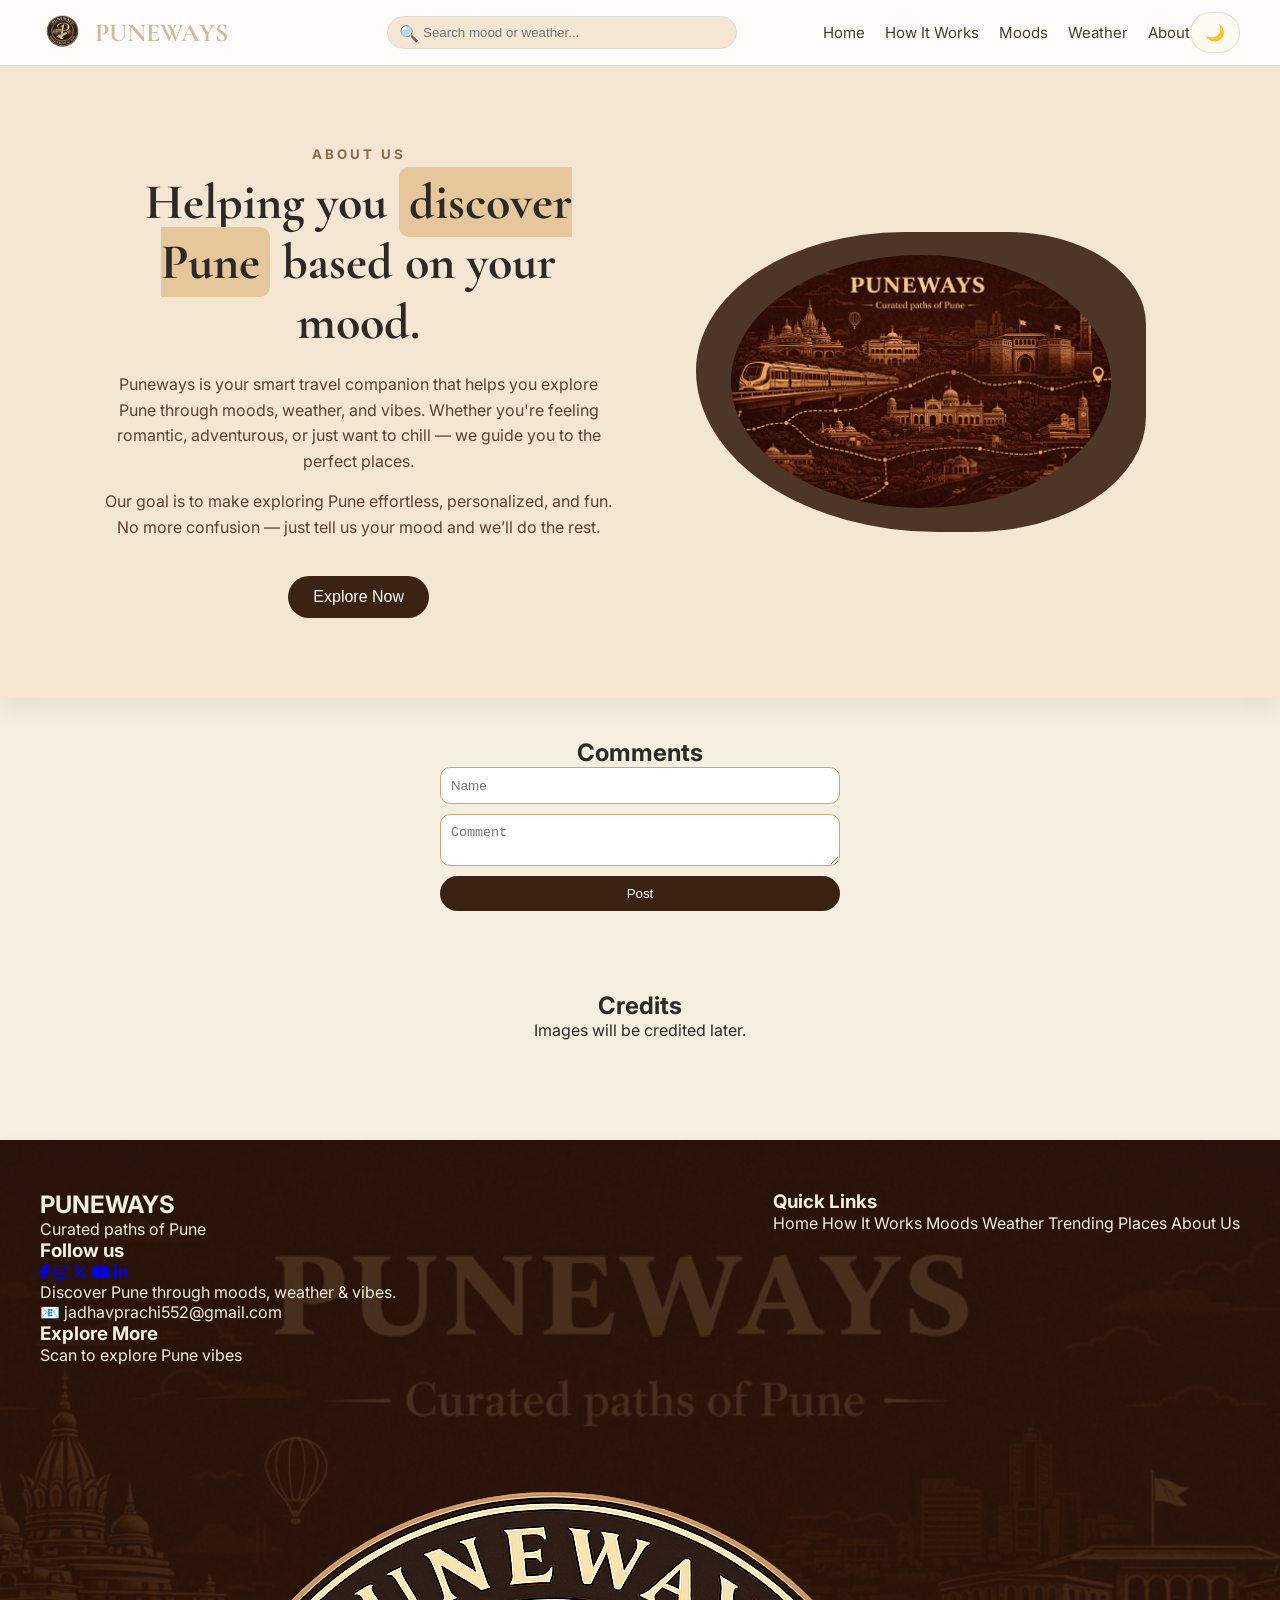
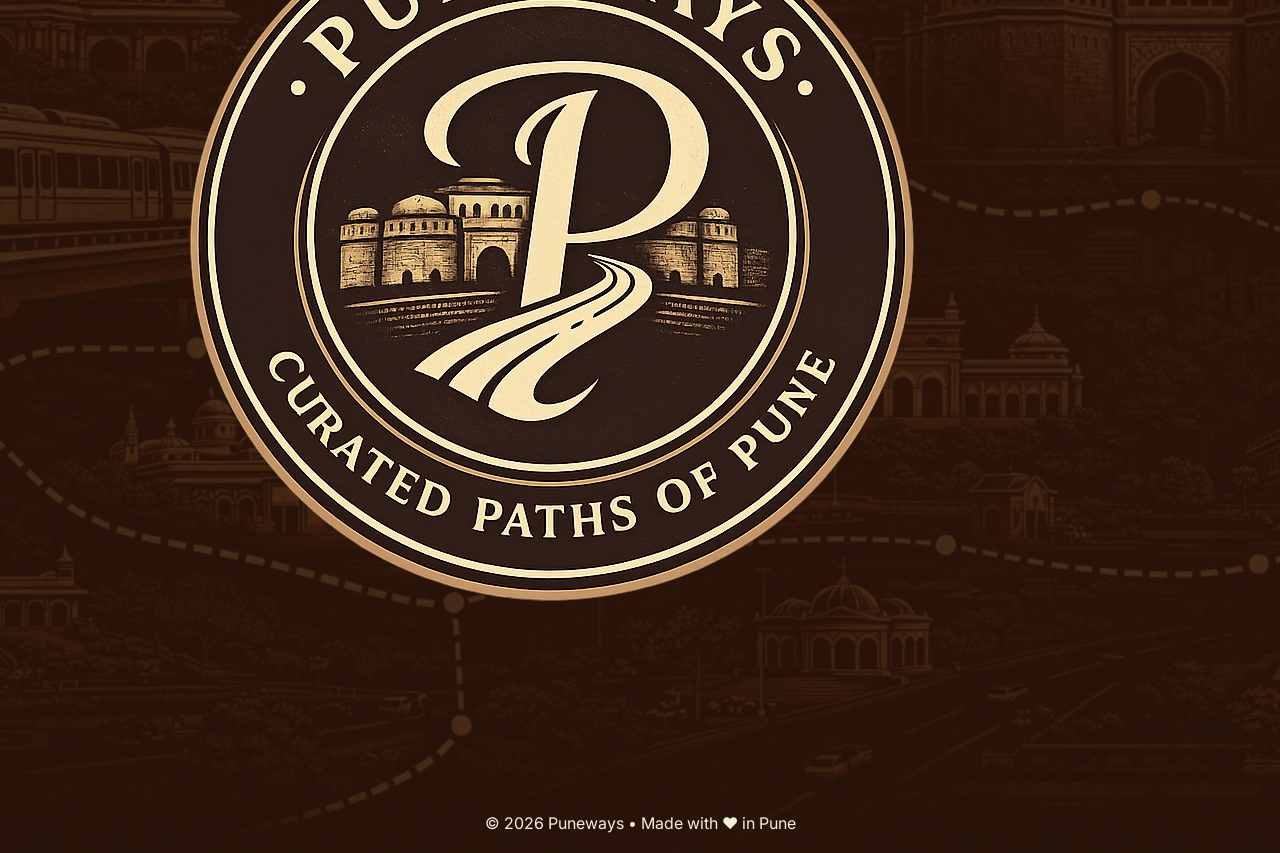
<file: about.html>
<!DOCTYPE html>
<html lang="en">
<head>
<meta charset="UTF-8">
<meta name="viewport" content="width=device-width, initial-scale=1.0">

<title>About Us | Puneways</title>

<link href="https://fonts.googleapis.com/css2?family=Inter&family=Cormorant+Garamond:wght@500&display=swap" rel="stylesheet">
<link rel="stylesheet" href="https://cdnjs.cloudflare.com/ajax/libs/font-awesome/6.5.0/css/all.min.css">

<style>

/* RESET */
*{margin:0;padding:0;box-sizing:border-box;}

body{
  font-family:'Inter',sans-serif;
  background:#f5e6d3;
  color:#3b2314;
}

/* ===== NAVBAR (EXACT COPY) ===== */
header {
  background: #3b2314;
  border-bottom: 1px solid #e2dcd0;
}

.navbar {
  display: flex;
  align-items: center;
  justify-content: space-between;
  padding: 6px 40px;
  height: 65px;
}

.logo-container {
  flex: 1;
  display: flex;
  align-items: center;
  gap: 10px;
}

.nav-logo { height: 45px; }

.logo-text {
  font-family: 'Cormorant Garamond';
  font-size: 26px;
  color: #d0bb9e;
}

/* SEARCH */
.search-box {
  flex: 2;
  display: flex;
  justify-content: center;
  position: relative;
}

.search-wrapper {
  position: relative;
}

.search-icon {
  position: absolute;
  left: 12px;
  top: 50%;
  transform: translateY(-50%);
}

.search-wrapper input {
  width: 350px;
  padding: 8px 18px 8px 35px;
  border-radius: 30px;
  border: 1px solid #d2b48c;
  background: #f5e6d3;
}

/* DROPDOWN */
.suggestions {
  position: absolute;
  top: 45px;
  width: 350px;
  background: #f5e6d3;
  border: 1px solid #d2b48c;
  border-radius: 10px;
  display: none;
  z-index: 1000;
}

.suggestions div {
  padding: 10px;
  cursor: pointer;
}

.suggestions div:hover {
  background: #e6c79c;
}

/* NAV LINKS */
.nav-links {
  flex: 1;
  display: flex;
  justify-content: flex-end;
  gap: 20px;
  white-space: nowrap;
}

.nav-links a {
  color: #d0bb9e;
  text-decoration: none;
  font-size: 15px;
}

/* ===== HERO ===== */
.about-hero{
  text-align:center;
  padding:60px 20px;
}

.about-hero h1{
  font-size:42px;
  font-family:'Cormorant Garamond';
}

/* ===== ABOUT ===== */
.about-section{
  display:flex;
  gap:40px;
  padding:40px;
  align-items:center;
}

.about-img{
  width:50%;
  border-radius:20px;
}

.about-text{
  width:50%;
}

/* ===== FEATURES ===== */
.features{
  display:flex;
  justify-content:center;
  gap:25px;
  padding:30px;
}

.card{
  background:#e6c79c;
  padding:20px;
  border-radius:15px;
  width:200px;
  text-align:center;
}

/* ===== COMMENTS ===== */
.comments-section{
  padding:40px;
  text-align:center;
}

#commentForm{
  display:flex;
  flex-direction:column;
  gap:10px;
  max-width:400px;
  margin:auto;
}

#commentForm input,
#commentForm textarea{
  padding:10px;
  border-radius:10px;
  border:1px solid #caa472;
}

#commentForm button{
  background:#3b2314;
  color:white;
  border:none;
  padding:10px;
  border-radius:20px;
  cursor:pointer;
}

.comment-box{
  background:#e6c79c;
  padding:10px;
  border-radius:10px;
  margin:10px auto;
  max-width:400px;
}

/* ===== CREDITS ===== */
.credits{
  padding:40px;
  text-align:center;
}

/* ===== FOOTER (EXACT COPY) ===== */
.footer {
  margin-top: 60px;
  background: url("pune-bg.jpeg") center/cover no-repeat;
  color: #f5efdf;
  position: relative;
}

.footer-overlay {
  background: rgba(40, 20, 10, 0.85);
  padding: 50px 40px 20px;
}

.footer-content {
  display: flex;
  justify-content: space-between;
  flex-wrap: wrap;
}

.footer-links a {
  color: #f5efdf;
  text-decoration: none;
}

.footer-bottom {
  text-align: center;
  margin-top: 20px;
}
/* ABOUT SECTION */
.about-hero{
  padding: 80px 8%;
  background:#f5e6d3;
}

.about-container{
  display:flex;
  align-items:center;
  justify-content:space-between;
  gap:50px;
}

/* LEFT */
.about-text{
  flex:1;
}

.about-text h5{
  letter-spacing:3px;
  color:#8a6a4f;
  margin-bottom:10px;
}

.about-text h1{
  font-size:50px;
  line-height:1.2;
  margin-bottom:20px;
}

.about-text h1 span{
  background:#e6c79c;
  padding:5px 10px;
  border-radius:10px;
}

.about-text p{
  color:#5c4033;
  margin-bottom:15px;
  line-height:1.6;
}

.about-text button{
  margin-top:20px;
  padding:12px 25px;
  border:none;
  background:#3b2314;
  color:white;
  border-radius:30px;
  cursor:pointer;
  font-size:16px;
  transition:0.3s;
}

.about-text button:hover{
  background:#5c4033;
}

/* RIGHT IMAGE */
.about-image{
  flex:1;
  position:relative;
  display:flex;
  justify-content:center;
  align-items:center;
}

.about-image img{
  width:380px;
  border-radius:50%;
  position:relative;
  z-index:2;
}

/* background shape */
.shape-bg{
  position:absolute;
  width:450px;
  height:300px;
  background:#3b2314;
  border-radius:60% 40% 50% 70%;
  z-index:1;
  opacity:0.9;
}

/* RESPONSIVE */
@media(max-width:900px){
  .about-container{
    flex-direction:column;
    text-align:center;
  }

  .about-text h1{
    font-size:35px;
  }

  .about-image img{
    width:280px;
  }

  .shape-bg{
    width:400px;
    height:300px;
  }
}
</style>
<link rel="stylesheet" href="theme.css">
</head>

<body>

<!-- ===== HEADER ===== -->
<header>
  <div class="navbar">

    <div class="logo-container">
       <img src="logo.png" class="nav-logo">
       <span class="logo-text"><b>PUNEWAYS</b></span>
    </div>

    <div class="search-box">
      <div class="search-wrapper">
        <span class="search-icon">🔍</span>

        <input type="text" id="searchInput"
          placeholder="Search mood or weather..."
          onfocus="showSuggestions()"
          onkeyup="filterSuggestions()">
      </div>

      <div class="suggestions" id="suggestionsBox">
        <div onclick="selectOption('romantic')">🌇 Romantic</div>
        <div onclick="selectOption('chill')">☕ Chill</div>
        <div onclick="selectOption('rainy')">🌧️ Rainy</div>
        <div onclick="selectOption('adventure')">⛰️ Adventure</div>
        <div onclick="selectOption('happy')">🎉 Happy</div>
        <div onclick="selectOption('peaceful')">🌿 Peaceful</div>
      </div>
    </div>

    <div class="nav-links">
      <a href="index.html">Home</a>
      <a href="How_It_Works.html">How It Works</a>
      <a href="Mood.html">Moods</a>
      <a href="Weather.html">Weather</a>
      <a href="about.html">About</a>
    </div>
    <button id="themeToggle" class="theme-toggle" aria-label="Toggle dark mode">🌙</button>

  </div>
</header>
<!-- ===== HERO ===== -->
<section class="about-hero">

  <div class="about-container">

    <!-- LEFT TEXT -->
    <div class="about-text">
      <h5>ABOUT US</h5>

      <h1>
        Helping you <span>discover Pune</span> 
        based on your mood.
      </h1>

      <p>
        Puneways is your smart travel companion that helps you explore Pune
        through moods, weather, and vibes. Whether you're feeling romantic,
        adventurous, or just want to chill — we guide you to the perfect places.
      </p>

      <p>
        Our goal is to make exploring Pune effortless, personalized, and fun.
        No more confusion — just tell us your mood and we’ll do the rest.
      </p>

      <button onclick="window.location.href='index.html#searchInput'">
        Explore Now
      </button>
    </div>


    <!-- RIGHT IMAGE DESIGN -->
    <div class="about-image">

      <div class="shape-bg"></div>

      <img src="pune-bg.jpeg" alt="About Pune">

    </div>

  </div>

</section>
<!-- COMMENTS -->
<section class="comments-section">
<h2>Comments</h2>
<form id="commentForm">
<input id="name" placeholder="Name">
<textarea id="comment" placeholder="Comment"></textarea>
<button>Post</button>
</form>
<div id="commentList"></div>
</section>

<!-- CREDITS -->
<section class="credits">
<h2>Credits</h2>
<p>Images will be credited later.</p>
</section>

<!-- ===== FOOTER ===== -->
<footer class="footer">

  <div class="footer-overlay">

    <div class="footer-content">

      <div class="footer-left">
        <h2>PUNEWAYS</h2>
        <p>Curated paths of Pune</p>

        <h3>Follow us</h3>

        <div class="socials">
          <a href="#"><i class="fab fa-facebook-f"></i></a>
          <a href="#"><i class="fab fa-instagram"></i></a>
          <a href="#"><i class="fab fa-x-twitter"></i></a>
          <a href="#"><i class="fab fa-youtube"></i></a>
          <a href="#"><i class="fab fa-linkedin-in"></i></a>
        </div>

        <p class="footer-desc">
          Discover Pune through moods, weather & vibes.
        </p>

        <p class="footer-email">
          📧 jadhavprachi552@gmail.com
        </p>
      </div>

      <div class="footer-links">
        <h3>Quick Links</h3>
        <a href="#">Home</a>
        <a href="#">How It Works</a>
        <a href="#">Moods</a>
        <a href="#">Weather</a>
        <a href="#">Trending Places</a>
        <a href="#">About Us</a>
      </div>

      <div class="footer-right">
        <h3>Explore More</h3>
        <p>Scan to explore Pune vibes</p>

        <div class="qr-box">
          <img src="logo.png">
        </div>
      </div>

    </div>

    <div class="footer-bottom">
      <p>© 2026 Puneways • Made with ❤️ in Pune</p>
    </div>

  </div>

</footer>

<!-- JS -->
<script>
function showSuggestions(){
  document.getElementById("suggestionsBox").style.display="block";
}
function filterSuggestions(){
  let input=document.getElementById("searchInput").value.toLowerCase();
  let items=document.querySelectorAll("#suggestionsBox div");
  items.forEach(i=>{
    i.style.display=i.innerText.toLowerCase().includes(input)?"block":"none";
  });
}
function selectOption(v){
  document.getElementById("searchInput").value=v;
  document.getElementById("suggestionsBox").style.display="none";
}

document.getElementById("commentForm").addEventListener("submit",function(e){
  e.preventDefault();
  let name=document.getElementById("name").value;
  let comment=document.getElementById("comment").value;

  let div=document.createElement("div");
  div.className="comment-box";
  div.innerHTML="<b>"+name+"</b><p>"+comment+"</p>";

  document.getElementById("commentList").prepend(div);
});
</script>
<script src="theme.js"></script>

</body>
</html>
</file>
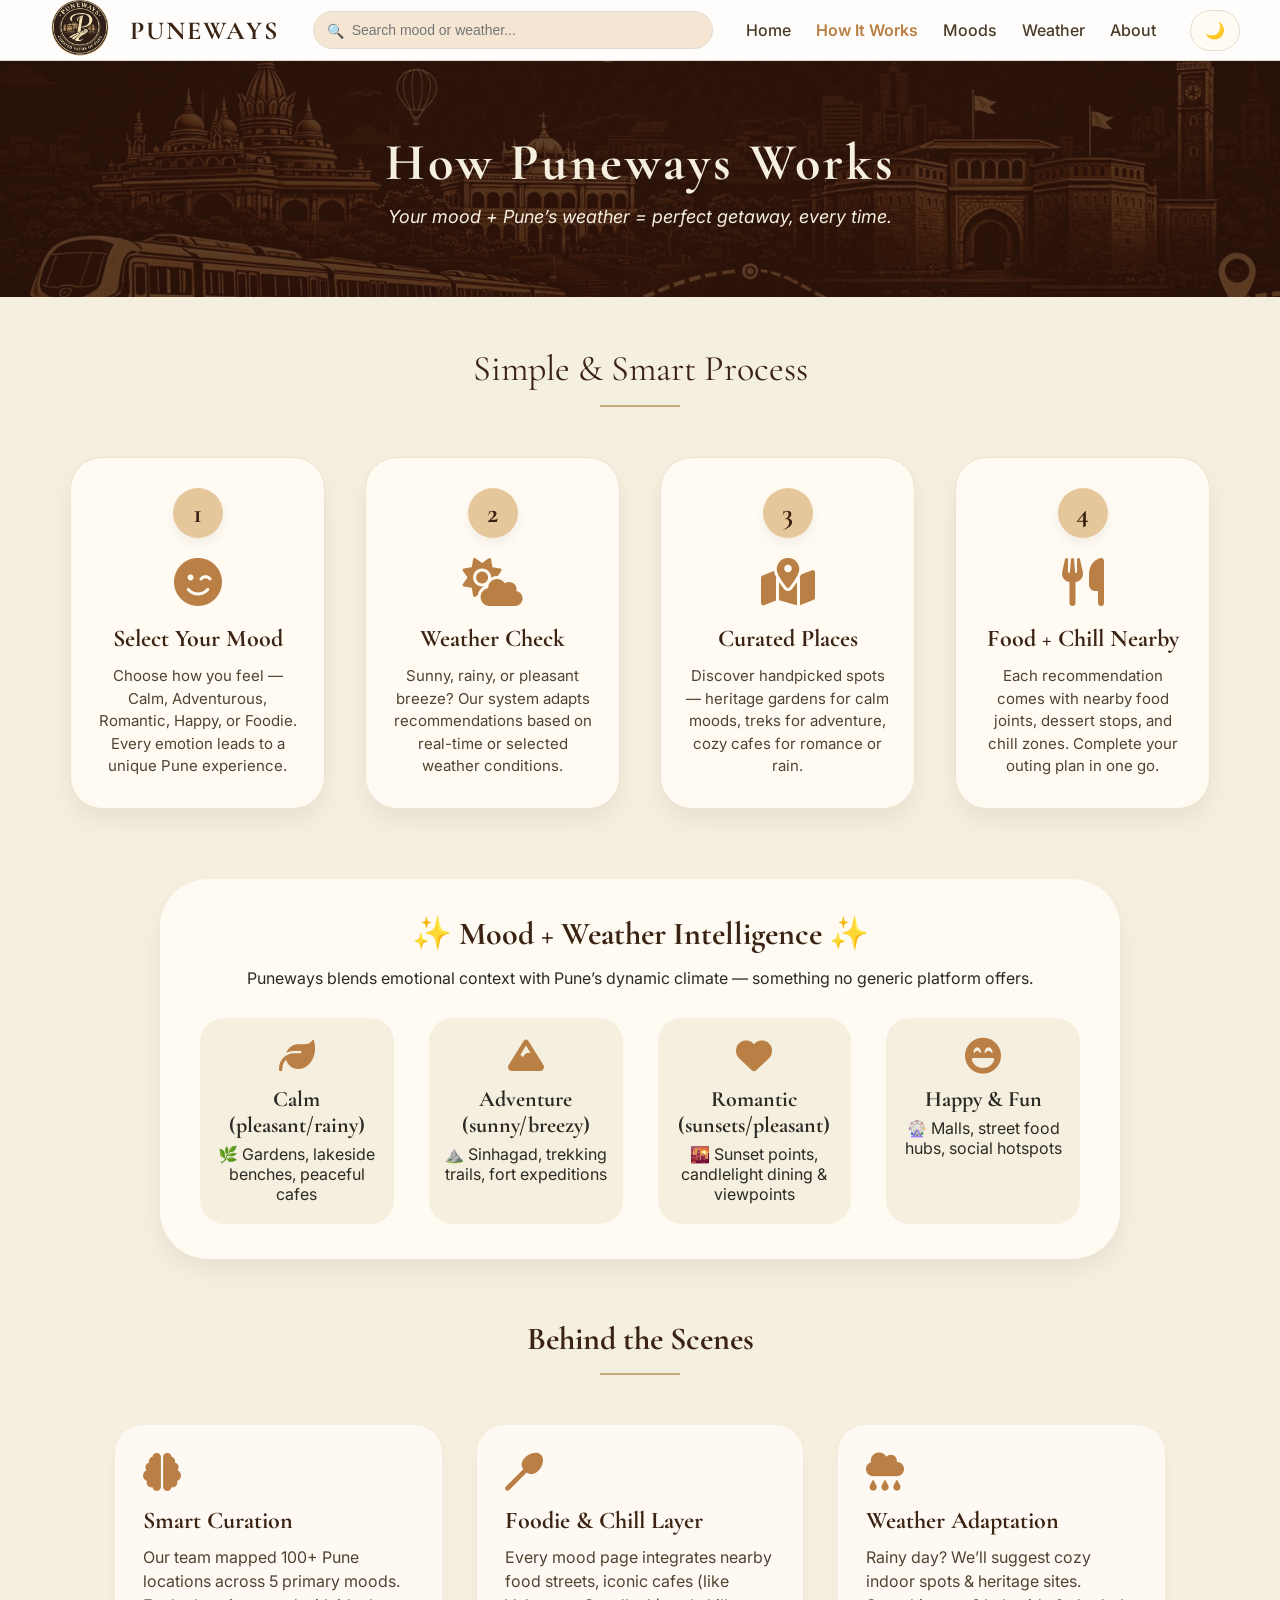
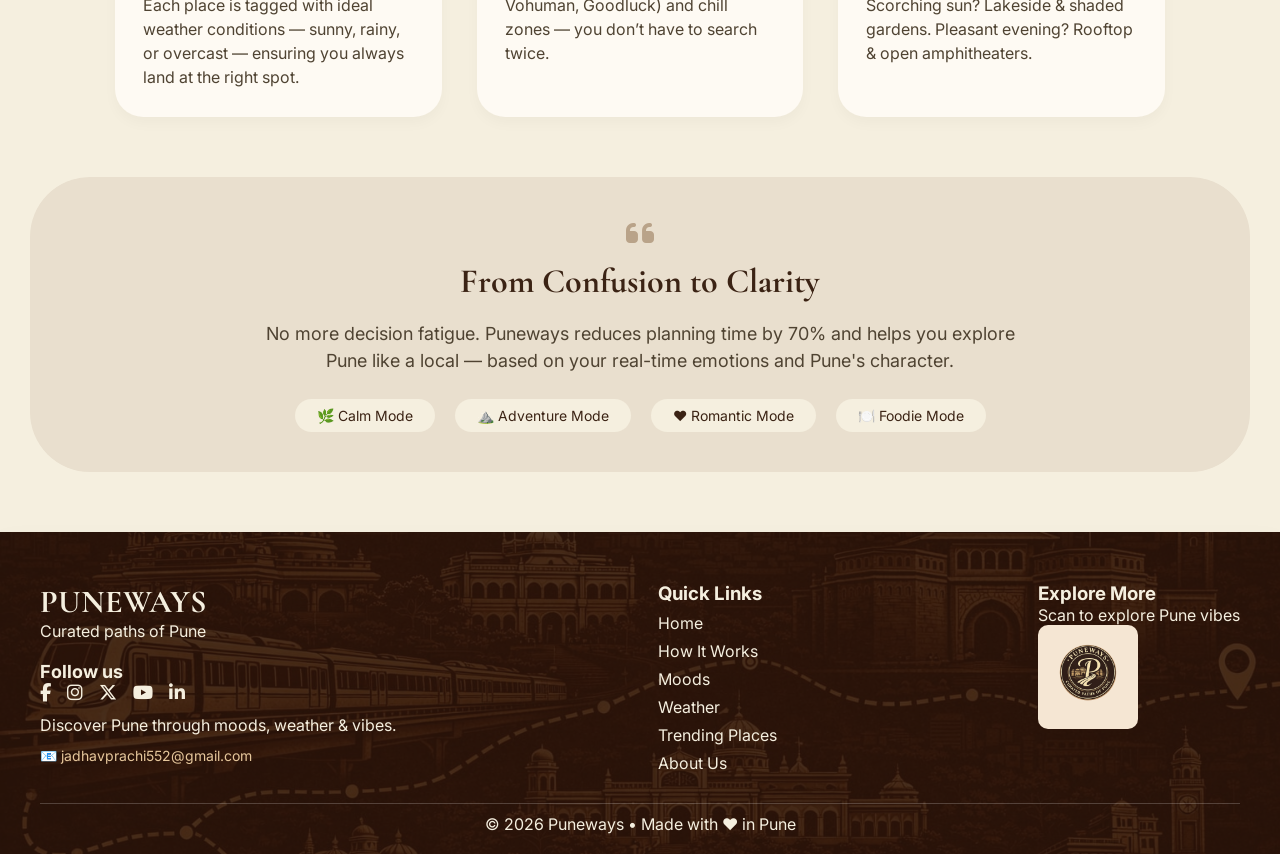
<file: How_It_Works.html>
<!DOCTYPE html>
<html lang="en">
<head>
  <meta charset="UTF-8">
  <meta name="viewport" content="width=device-width, initial-scale=1.0">
  <title>Puneways - How It Works</title>

  <!-- Google Fonts & Font Awesome -->
  <link href="https://fonts.googleapis.com/css2?family=Inter&family=Cormorant+Garamond:wght@500;600;700&display=swap" rel="stylesheet">
  <link rel="stylesheet" href="https://cdnjs.cloudflare.com/ajax/libs/font-awesome/6.5.0/css/all.min.css">
  
  <style>
    /* ---------- RESET & GLOBAL (identical to homepage) ---------- */
    * {
      margin: 0;
      padding: 0;
      box-sizing: border-box;
    }

    body {
      background: #f5efdf;
      font-family: 'Inter', sans-serif;
      color: #2c2a24;
    }

    /* NAVBAR - exactly matching */
    header {
      background: #ffffffdd;
      backdrop-filter: blur(10px);
      border-bottom: 1px solid #e2dcd0;
    }

    .navbar {
      display: flex;
      align-items: center;
      justify-content: space-between;
      padding: 0 40px;
      height: 60px;
    }

    .logo-container {
      display: flex;
      align-items: center;
      gap: 10px;
    }

    .nav-logo {
      height: 80px;
    }

    .logo-text {
      font-family: 'Cormorant Garamond';
      font-size: 26px;
      letter-spacing: 2px;
      color: #3b2314;
    }

    /* SEARCH */
    .search-box {
      position: relative;
    }

    .search-wrapper {
      position: relative;
    }

    .search-icon {
      position: absolute;
      left: 14px;
      top: 50%;
      transform: translateY(-50%);
      font-size: 14px;
      color: #e6cbae;
    }

    .search-wrapper input {
      width: 400px;
      padding: 10px 18px 10px 38px;
      border-radius: 30px;
      border: 1px solid #d2b48c;
      background: #f5e6d3;
      outline: none;
      color: #3b2314;
      font-size: 14px;
      transition: 0.3s;
    }

    .search-wrapper input:focus {
      border-color: #3b2314;
      box-shadow: 0 0 10px rgba(59,35,20,0.25);
    }

    .suggestions {
      position: absolute;
      top: 45px;
      width: 100%;
      background: #f5e6d3;
      border-radius: 12px;
      box-shadow: 0 10px 25px rgba(0,0,0,0.15);
      display: none;
      overflow: hidden;
      z-index: 100;
    }

    .suggestions div {
      padding: 10px;
      cursor: pointer;
    }

    .suggestions div:hover {
      background: #e6c79c;
    }

    .nav-links {
      display: flex;
      gap: 25px;
    }

    .nav-links a {
      text-decoration: none;
      color: #4a3b28;
      font-weight: 500;
      transition: 0.2s;
    }

    .nav-links a:hover {
      color: #b97f44;
    }

    /* HERO (smaller variant for inner page) */
    .page-hero {
      background: linear-gradient(rgba(40,20,10,0.75), rgba(40,20,10,0.75)), url("pune-bg.jpeg");
      background-size: cover;
      background-position: center 30%;
      padding: 70px 20px;
      text-align: center;
      color: #f5efdf;
    }

    .page-hero h1 {
      font-size: 52px;
      font-family: 'Cormorant Garamond', serif;
      letter-spacing: 3px;
    }

    .page-hero p {
      font-size: 18px;
      margin-top: 12px;
      font-style: italic;
    }

    /* SECTION STYLES */
    .section-title {
      text-align: center;
      font-size: 36px;
      margin: 50px 0 15px;
      color: #3b2314;
      font-family: 'Cormorant Garamond', serif;
    }

    .section-line {
      width: 80px;
      height: 2px;
      background: #c8a97e;
      margin: 0 auto 50px;
    }

    /* steps container */
    .steps-container {
      max-width: 1200px;
      margin: 0 auto 70px;
      padding: 0 30px;
      display: flex;
      flex-wrap: wrap;
      justify-content: center;
      gap: 40px;
    }

    .step-card {
      background: #fffaf2;
      border-radius: 32px;
      box-shadow: 0 15px 30px rgba(0, 0, 0, 0.05);
      padding: 30px 25px;
      flex: 1;
      min-width: 240px;
      max-width: 280px;
      text-align: center;
      transition: all 0.3s ease;
      border: 1px solid #ede3d1;
    }

    .step-card:hover {
      transform: translateY(-8px);
      box-shadow: 0 20px 35px rgba(59, 35, 20, 0.12);
      border-color: #dbbc94;
    }

    .step-number {
      background: #e6c79c;
      width: 50px;
      height: 50px;
      display: flex;
      align-items: center;
      justify-content: center;
      border-radius: 60px;
      font-size: 28px;
      font-weight: bold;
      font-family: 'Cormorant Garamond', serif;
      color: #3b2314;
      margin: 0 auto 20px;
      box-shadow: 0 6px 12px rgba(0,0,0,0.05);
    }

    .step-card i {
      font-size: 48px;
      color: #b97f44;
      margin-bottom: 18px;
    }

    .step-card h3 {
      font-family: 'Cormorant Garamond', serif;
      font-size: 24px;
      margin-bottom: 12px;
      color: #3b2314;
    }

    .step-card p {
      font-size: 15px;
      line-height: 1.5;
      color: #4f4332;
    }

    /* info highlight */
    .insight-box {
      background: #e9dfce;
      border-radius: 48px;
      max-width: 960px;
      margin: 40px auto 60px;
      padding: 35px 40px;
      text-align: center;
      box-shadow: inset 0 1px 2px rgba(255,255,255,0.8), 0 8px 20px rgba(0,0,0,0.05);
    }

    .insight-box h2 {
      font-family: 'Cormorant Garamond', serif;
      font-size: 32px;
      color: #3b2314;
      margin-bottom: 15px;
    }

    .insight-grid {
      display: flex;
      flex-wrap: wrap;
      justify-content: center;
      gap: 35px;
      margin-top: 30px;
    }

    .insight-item {
      flex: 1;
      min-width: 180px;
      background: #f5efdf;
      border-radius: 24px;
      padding: 20px 10px;
    }

    .insight-item i {
      font-size: 36px;
      color: #b97f44;
      margin-bottom: 12px;
    }

    .insight-item h4 {
      font-size: 22px;
      font-family: 'Cormorant Garamond';
      margin-bottom: 6px;
    }

    /* Behind the Scenes Cards */
    .behind-scenes-card {
      flex: 1;
      min-width: 250px;
      background: #fefaf3;
      border-radius: 28px;
      padding: 28px;
      box-shadow: 0 6px 14px rgba(0, 0, 0, 0.03);
    }

    .behind-scenes-card i {
      font-size: 38px;
      color: #b97f44;
      margin-bottom: 15px;
      display: inline-block;
    }

    .behind-scenes-card h3 {
      font-family: 'Cormorant Garamond';
      font-size: 24px;
      color: #3b2314;
    }

    .behind-scenes-card p {
      margin-top: 10px;
      color: #4f4332;
      line-height: 1.5;
    }

    /* From Confusion to Clarity Section */
    .clarity-section {
      background: #e9dfce;
      margin: 30px 30px 50px;
      border-radius: 60px;
      padding: 40px 30px;
      text-align: center;
    }

    .clarity-section h2 {
      font-family: 'Cormorant Garamond';
      font-size: 34px;
      color: #3b2314;
      margin: 12px 0 18px;
    }

    .clarity-section p {
      max-width: 750px;
      margin: 0 auto 20px;
      font-size: 18px;
      line-height: 1.5;
      color: #4f4332;
    }

    .clarity-tags {
      display: flex;
      justify-content: center;
      gap: 20px;
      flex-wrap: wrap;
      margin-top: 25px;
    }

    .clarity-tags span {
      background: #f5efdf;
      padding: 8px 22px;
      border-radius: 40px;
      color: #3b2314;
      font-size: 14px;
    }

    .clarity-section i {
      font-size: 32px;
      color: #8b6946;
      opacity: 0.5;
    }

    /* FOOTER identical styling (same as homepage) */
    .footer {
      margin-top: 60px;
      background: url("pune-bg.jpeg") center/cover no-repeat;
      color: #f5efdf;
      position: relative;
    }

    .footer-overlay {
      background: rgba(40, 20, 10, 0.85);
      padding: 50px 40px 20px;
    }

    .footer-content {
      display: flex;
      justify-content: space-between;
      flex-wrap: wrap;
      gap: 40px;
    }

    .footer-left h2 {
      font-family: 'Cormorant Garamond';
      font-size: 32px;
    }

    .footer-left h3 {
      margin-top: 20px;
      font-size: 18px;
    }

    .socials a {
      display: inline-block;
      margin-right: 12px;
      font-size: 18px;
      color: #f5efdf;
      transition: 0.3s;
    }

    .socials a:hover {
      color: #e6c79c;
      transform: scale(1.1);
    }

    .footer-email {
      margin-top: 12px;
      font-size: 14px;
      color: #e6c79c;
    }

    .footer-links {
      display: flex;
      flex-direction: column;
      gap: 8px;
    }

    .footer-links a {
      text-decoration: none;
      color: #f5efdf;
    }

    .footer-links a:hover {
      color: #e6c79c;
    }

    .qr-box {
      background: #f5e6d3;
      padding: 10px;
      border-radius: 10px;
      width: 100px;
    }

    .qr-box img {
      width: 100%;
    }

    .footer-bottom {
      border-top: 1px solid rgba(255,255,255,0.2);
      margin-top: 30px;
      padding-top: 10px;
      text-align: center;
    }

    @media (max-width: 800px) {
      .navbar {
        flex-wrap: wrap;
        height: auto;
        padding: 12px 20px;
        gap: 12px;
      }
      .search-wrapper input {
        width: 260px;
      }
      .steps-container {
        padding: 0 20px;
      }
      .insight-box {
        margin: 30px 20px;
        padding: 25px;
      }
    }
  </style>
<link rel="stylesheet" href="theme.css">
</head>
<body>

<header>
  <div class="navbar">
    <!-- LOGO -->
    <div class="logo-container">
      <img src="logo.png" class="nav-logo" alt="Puneways logo">
      <span class="logo-text"><b>PUNEWAYS</b></span>
    </div>

    <!-- SEARCH (functional like original) -->
    <div class="search-box">
      <div class="search-wrapper">
        <span class="search-icon">🔍</span>
        <input type="text" id="searchInput" placeholder="Search mood or weather..." onfocus="showSuggestions()" onkeyup="filterSuggestions()">
      </div>
      <div class="suggestions" id="suggestionsBox">
        <div onclick="selectOption('romantic')">🌇 Romantic</div>
        <div onclick="selectOption('chill')">☕ Chill</div>
        <div onclick="selectOption('rainy')">🌧️ Rainy</div>
        <div onclick="selectOption('adventure')">⛰️ Adventure</div>
        <div onclick="selectOption('happy')">🎉 Happy</div>
        <div onclick="selectOption('peaceful')">🌿 Peaceful</div>
      </div>
    </div>

    <!-- NAV LINKS (active "How It Works" subtle highlight) -->
    <div class="nav-links">
      <a href="index.html">Home</a>
      <a href="How_It_Works.html" style="color:#b97f44; font-weight:600;">How It Works</a>
      <a href="Mood.html">Moods</a>
      <a href="Weather.html">Weather</a>
      <a href="about.html">About</a>
    </div>
    <button id="themeToggle" class="theme-toggle" aria-label="Toggle dark mode">🌙</button>
  </div>
</header>

<!-- Hero section for How It Works -->
<section class="page-hero">
  <h1>How Puneways Works</h1>
  <p>Your mood + Pune’s weather = perfect getaway, every time.</p>
</section>

<!-- MAIN CONTENT: STEP-BY-STEP EXPLANATION -->
<div class="section-title">Simple & Smart Process</div>
<div class="section-line"></div>

<div class="steps-container">
  <div class="step-card">
    <div class="step-number">1</div>
    <i class="fas fa-smile-wink"></i>
    <h3>Select Your Mood</h3>
    <p>Choose how you feel — Calm, Adventurous, Romantic, Happy, or Foodie. Every emotion leads to a unique Pune experience.</p>
  </div>
  <div class="step-card">
    <div class="step-number">2</div>
    <i class="fas fa-cloud-sun"></i>
    <h3>Weather Check</h3>
    <p>Sunny, rainy, or pleasant breeze? Our system adapts recommendations based on real-time or selected weather conditions.</p>
  </div>
  <div class="step-card">
    <div class="step-number">3</div>
    <i class="fas fa-map-marked-alt"></i>
    <h3>Curated Places</h3>
    <p>Discover handpicked spots — heritage gardens for calm moods, treks for adventure, cozy cafes for romance or rain.</p>
  </div>
  <div class="step-card">
    <div class="step-number">4</div>
    <i class="fas fa-utensils"></i>
    <h3>Food + Chill Nearby</h3>
    <p>Each recommendation comes with nearby food joints, dessert stops, and chill zones. Complete your outing plan in one go.</p>
  </div>
</div>

<!-- DEEPER EXPLANATION: MOOD & WEATHER MATRIX -->
<div class="insight-box">
  <h2>✨ Mood + Weather Intelligence ✨</h2>
  <p style="margin-bottom: 20px;">Puneways blends emotional context with Pune’s dynamic climate — something no generic platform offers.</p>
  <div class="insight-grid">
    <div class="insight-item">
      <i class="fas fa-leaf"></i>
      <h4>Calm (pleasant/rainy)</h4>
      <p>🌿 Gardens, lakeside benches, peaceful cafes</p>
    </div>
    <div class="insight-item">
      <i class="fas fa-mountain"></i>
      <h4>Adventure (sunny/breezy)</h4>
      <p>⛰️ Sinhagad, trekking trails, fort expeditions</p>
    </div>
    <div class="insight-item">
      <i class="fas fa-heart"></i>
      <h4>Romantic (sunsets/pleasant)</h4>
      <p>🌇 Sunset points, candlelight dining & viewpoints</p>
    </div>
    <div class="insight-item">
      <i class="fas fa-laugh-beam"></i>
      <h4>Happy & Fun</h4>
      <p>🎡 Malls, street food hubs, social hotspots</p>
    </div>
  </div>
</div>

<!-- HOW WE RECOMMEND: METHODOLOGY SECTION -->
<section style="max-width: 1100px; margin: 20px auto 60px; padding: 0 25px;">
  <h2 class="section-title" style="font-size: 32px;">Behind the Scenes</h2>
  <div class="section-line"></div>
  
  <div style="display: flex; flex-wrap: wrap; gap: 35px; justify-content: space-between;">
    <div class="behind-scenes-card">
      <i class="fas fa-brain"></i>
      <h3>Smart Curation</h3>
      <p>Our team mapped 100+ Pune locations across 5 primary moods. Each place is tagged with ideal weather conditions — sunny, rainy, or overcast — ensuring you always land at the right spot.</p>
    </div>
    <div class="behind-scenes-card">
      <i class="fas fa-utensil-spoon"></i>
      <h3>Foodie & Chill Layer</h3>
      <p>Every mood page integrates nearby food streets, iconic cafes (like Vohuman, Goodluck) and chill zones — you don’t have to search twice.</p>
    </div>
    <div class="behind-scenes-card">
      <i class="fas fa-cloud-rain"></i>
      <h3>Weather Adaptation</h3>
      <p>Rainy day? We’ll suggest cozy indoor spots & heritage sites. Scorching sun? Lakeside & shaded gardens. Pleasant evening? Rooftop & open amphitheaters.</p>
    </div>
  </div>
</section>

<!-- WHY IT WORKS + FEEDBACK SECTION (reflects objectives) -->
<div class="clarity-section">
  <i class="fas fa-quote-left"></i>
  <h2>From Confusion to Clarity</h2>
  <p>No more decision fatigue. Puneways reduces planning time by 70% and helps you explore Pune like a local — based on your real-time emotions and Pune's character.</p>
  <div class="clarity-tags">
    <span>🌿 Calm Mode</span>
    <span>⛰️ Adventure Mode</span>
    <span>❤️ Romantic Mode</span>
    <span>🍽️ Foodie Mode</span>
  </div>
</div>

<!-- FOOTER (identical structure as provided) -->
<footer class="footer">
  <div class="footer-overlay">
    <div class="footer-content">
      <!-- LEFT -->
      <div class="footer-left">
        <h2>PUNEWAYS</h2>
        <p>Curated paths of Pune</p>
        <h3>Follow us</h3>
        <div class="socials">
          <a href="#"><i class="fab fa-facebook-f"></i></a>
          <a href="#"><i class="fab fa-instagram"></i></a>
          <a href="#"><i class="fab fa-x-twitter"></i></a>
          <a href="#"><i class="fab fa-youtube"></i></a>
          <a href="#"><i class="fab fa-linkedin-in"></i></a>
        </div>
        <p class="footer-desc" style="margin-top: 12px;">Discover Pune through moods, weather & vibes.</p>
        <p class="footer-email">📧 jadhavprachi552@gmail.com</p>
      </div>

      <!-- MIDDLE LINKS -->
      <div class="footer-links">
        <h3>Quick Links</h3>
        <a href="index.html">Home</a>
        <a href="How_It_Works.html">How It Works</a>
        <a href="#">Moods</a>
        <a href="#">Weather</a>
        <a href="#">Trending Places</a>
        <a href="#">About Us</a>
      </div>

      <!-- RIGHT QR -->
      <div class="footer-right">
        <h3>Explore More</h3>
        <p>Scan to explore Pune vibes</p>
        <div class="qr-box">
          <img src="logo.png" alt="QR">
        </div>
      </div>
    </div>
    <div class="footer-bottom">
      <p>© 2026 Puneways • Made with ❤️ in Pune</p>
    </div>
  </div>
</footer>

<script>
  // ---------- SEARCH FUNCTIONALITY (replicated from original with mood selection) ----------
  function showSuggestions() {
    document.getElementById("suggestionsBox").style.display = "block";
  }

  function filterSuggestions() {
    let input = document.getElementById("searchInput").value.toLowerCase();
    let options = document.querySelectorAll("#suggestionsBox div");
    options.forEach(option => {
      let text = option.innerText.toLowerCase();
      option.style.display = text.includes(input) ? "block" : "none";
    });
  }

  function selectOption(value) {
    document.getElementById("searchInput").value = value;
    document.getElementById("suggestionsBox").style.display = "none";
    // mimic original behaviour: search for "value places in Pune"
    window.open("https://www.google.com/search?q=" + encodeURIComponent(value + " places in Pune"), "_blank");
  }

  // close suggestions when clicking outside
  document.addEventListener("click", function(e) {
    let searchBox = document.querySelector(".search-box");
    if (searchBox && !searchBox.contains(e.target)) {
      let suggestions = document.getElementById("suggestionsBox");
      if (suggestions) suggestions.style.display = "none";
    }
  });

  // ensure the suggestions box hides on window load if needed
  window.addEventListener('load', function() {
    const suggestionsBox = document.getElementById("suggestionsBox");
    if (suggestionsBox) suggestionsBox.style.display = "none";
  });
</script>
<script src="theme.js"></script>

<!-- Note: keeps same aesthetic. BG images reference pune-bg.jpeg and logo.png, 
     same as original – no broken references. All interactive search works -->
</body>
</html>
</file>
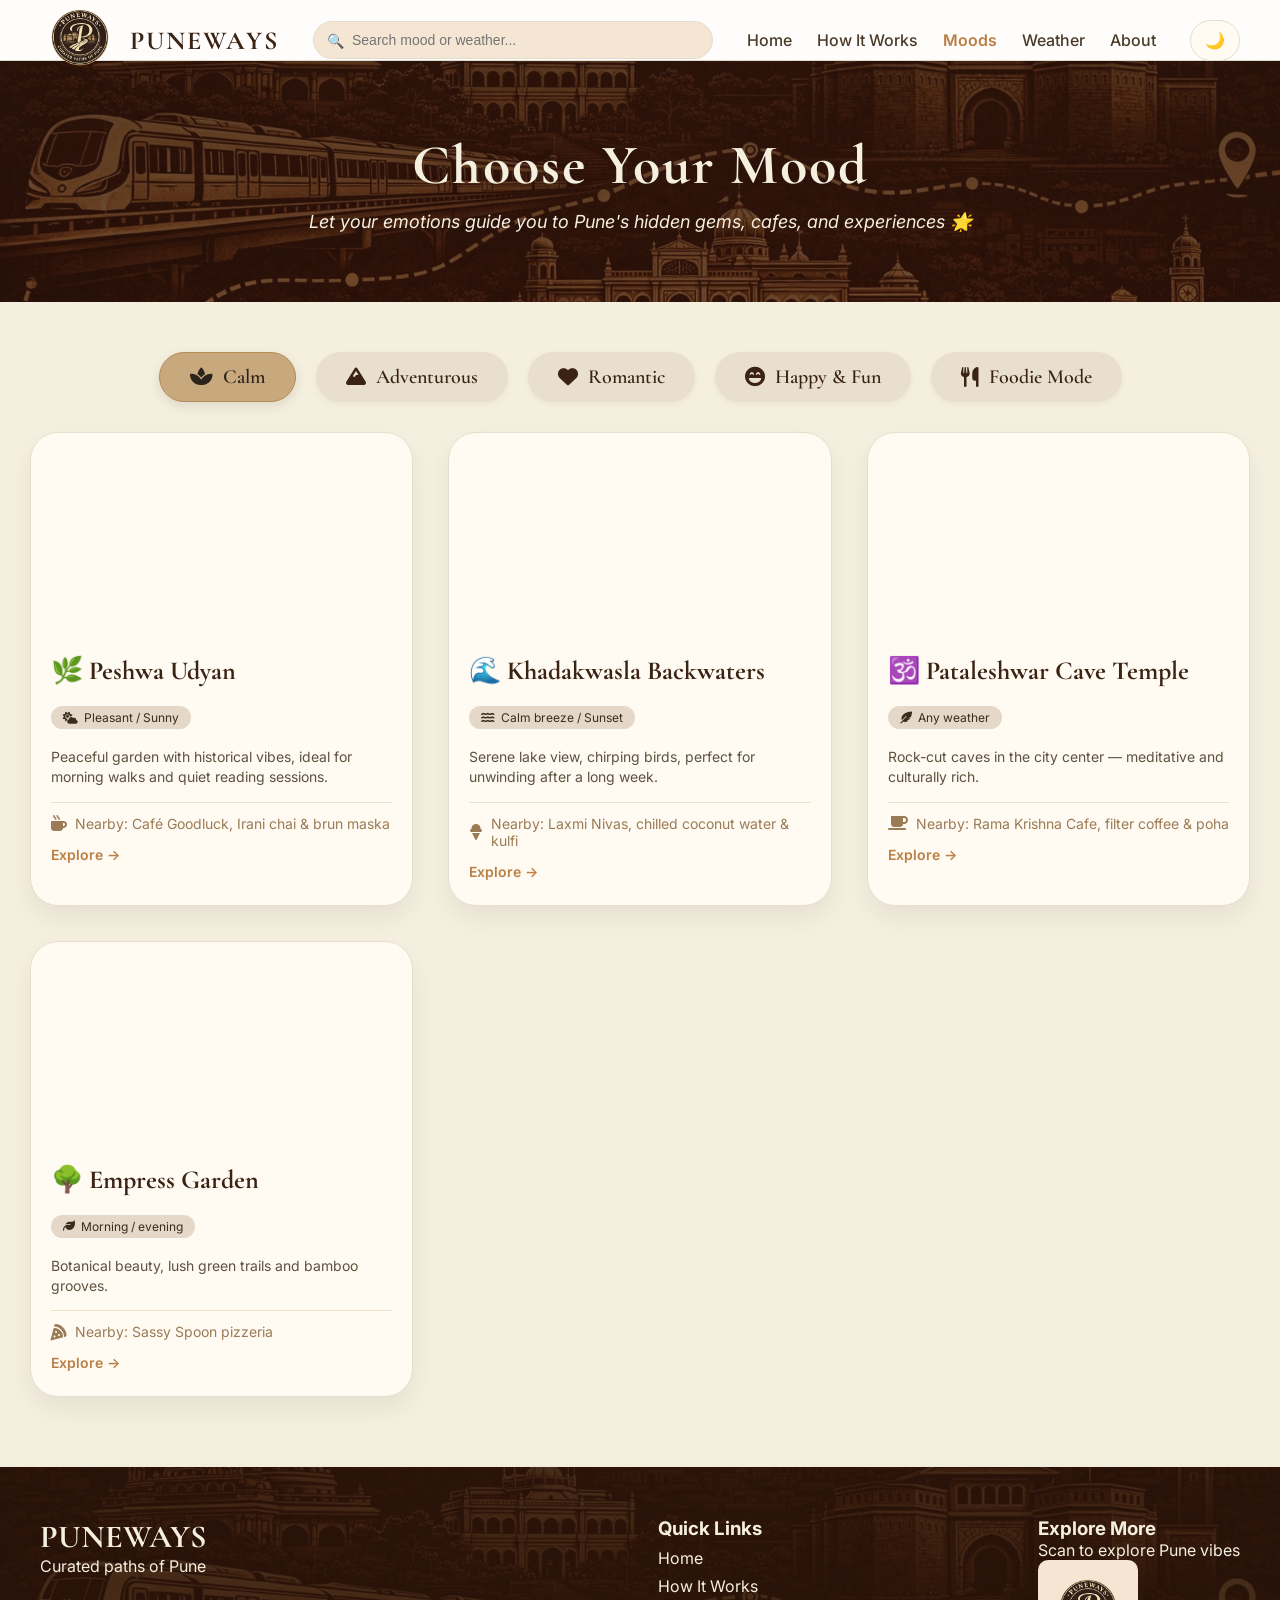
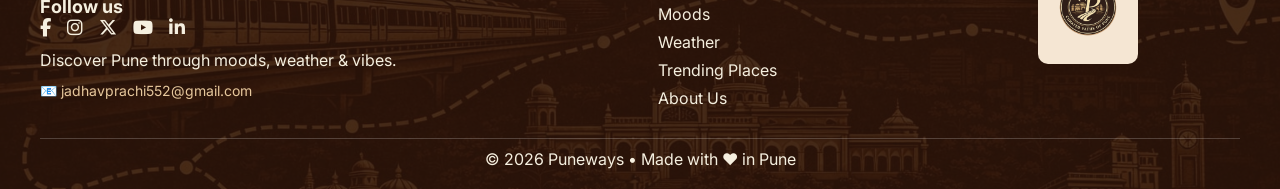
<file: Mood.html>
<!DOCTYPE html>
<html lang="en">
<head>
  <meta charset="UTF-8">
  <meta name="viewport" content="width=device-width, initial-scale=1.0">
  <title>Puneways - Moods | Explore by emotion</title>

  <!-- Google Fonts & Font Awesome -->
  <link href="https://fonts.googleapis.com/css2?family=Inter&family=Cormorant+Garamond:wght@500;600;700&display=swap" rel="stylesheet">
  <link rel="stylesheet" href="https://cdnjs.cloudflare.com/ajax/libs/font-awesome/6.5.0/css/all.min.css">

  <style>
    /* ---------- RESET & GLOBAL (identical to homepage) ---------- */
    * {
      margin: 0;
      padding: 0;
      box-sizing: border-box;
    }

    body {
      background: #f5efdf;
      font-family: 'Inter', sans-serif;
      color: #2c2a24;
    }

    /* NAVBAR */
    header {
      background: #ffffffdd;
      backdrop-filter: blur(10px);
      border-bottom: 1px solid #e2dcd0;
    }

    .navbar {
      display: flex;
      align-items: center;
      justify-content: space-between;
      padding: 0 40px;
      height: 60px;
      flex-wrap: wrap;
    }

    .logo-container {
      display: flex;
      align-items: center;
      gap: 10px;
    }

    .nav-logo {
      height: 80px;
    }

    .logo-text {
      font-family: 'Cormorant Garamond';
      font-size: 26px;
      letter-spacing: 2px;
      color: #3b2314;
    }

    /* SEARCH */
    .search-box {
      position: relative;
    }

    .search-wrapper {
      position: relative;
    }

    .search-icon {
      position: absolute;
      left: 14px;
      top: 50%;
      transform: translateY(-50%);
      font-size: 14px;
      color: #e6cbae;
    }

    .search-wrapper input {
      width: 400px;
      padding: 10px 18px 10px 38px;
      border-radius: 30px;
      border: 1px solid #d2b48c;
      background: #f5e6d3;
      outline: none;
      color: #3b2314;
      font-size: 14px;
      transition: 0.3s;
    }

    .search-wrapper input:focus {
      border-color: #3b2314;
      box-shadow: 0 0 10px rgba(59,35,20,0.25);
    }

    .suggestions {
      position: absolute;
      top: 45px;
      width: 100%;
      background: #f5e6d3;
      border-radius: 12px;
      box-shadow: 0 10px 25px rgba(0,0,0,0.15);
      display: none;
      overflow: hidden;
      z-index: 100;
    }

    .suggestions div {
      padding: 10px;
      cursor: pointer;
    }

    .suggestions div:hover {
      background: #e6c79c;
    }

    .nav-links {
      display: flex;
      gap: 25px;
    }

    .nav-links a {
      text-decoration: none;
      color: #4a3b28;
      font-weight: 500;
      transition: 0.2s;
    }

    .nav-links a:hover {
      color: #b97f44;
    }

    /* PAGE HERO */
    .mood-hero {
      background: linear-gradient(rgba(40,20,10,0.75), rgba(40,20,10,0.65)), url("pune-bg.jpeg");
      background-size: cover;
      background-position: center;
      padding: 70px 20px;
      text-align: center;
      color: #f5efdf;
    }

    .mood-hero h1 {
      font-size: 56px;
      font-family: 'Cormorant Garamond', serif;
      letter-spacing: 2px;
    }

    .mood-hero p {
      font-size: 18px;
      margin-top: 12px;
      font-style: italic;
    }

    /* mood filter tabs */
    .mood-tabs {
      display: flex;
      flex-wrap: wrap;
      justify-content: center;
      gap: 20px;
      margin: 50px 20px 30px;
    }

    .mood-btn {
      background: #e9dfce;
      border: none;
      padding: 12px 30px;
      border-radius: 50px;
      font-family: 'Cormorant Garamond', serif;
      font-size: 20px;
      font-weight: 600;
      color: #3b2314;
      cursor: pointer;
      transition: all 0.25s ease;
      box-shadow: 0 2px 6px rgba(0,0,0,0.05);
      display: inline-flex;
      align-items: center;
      gap: 10px;
    }

    .mood-btn i {
      font-size: 20px;
    }

    .mood-btn.active {
      background: #c8a97e;
      color: #2c241a;
      box-shadow: 0 4px 12px rgba(0,0,0,0.1);
      border: 1px solid #b48b54;
    }

    .mood-btn:hover {
      background: #dbbc94;
      transform: translateY(-2px);
    }

    /* places grid */
    .places-grid {
      max-width: 1300px;
      margin: 30px auto 70px;
      padding: 0 30px;
      display: none;
      grid-template-columns: repeat(auto-fill, minmax(300px, 1fr));
      gap: 35px;
    }

    .places-grid.active-grid {
      display: grid;
    }

    .place-card {
      background: #fffaf2;
      border-radius: 28px;
      overflow: hidden;
      box-shadow: 0 12px 24px rgba(0, 0, 0, 0.06);
      transition: 0.3s ease;
      border: 1px solid #e8ddce;
    }

    .place-card:hover {
      transform: translateY(-6px);
      box-shadow: 0 20px 30px rgba(59,35,20,0.12);
    }

    .place-img {
      height: 200px;
      background-size: cover;
      background-position: center;
      position: relative;
    }

    .place-badge {
      position: absolute;
      bottom: 12px;
      left: 16px;
      background: #f5efdfdd;
      backdrop-filter: blur(4px);
      padding: 5px 14px;
      border-radius: 40px;
      font-size: 13px;
      font-weight: 600;
      color: #3b2314;
    }

    .place-info {
      padding: 22px 20px 24px;
    }

    .place-info h3 {
      font-family: 'Cormorant Garamond', serif;
      font-size: 26px;
      margin-bottom: 8px;
      color: #3b2314;
    }

    .place-desc {
      font-size: 14px;
      color: #5e5240;
      line-height: 1.45;
      margin: 8px 0;
    }

    .weather-tag {
      display: inline-flex;
      align-items: center;
      gap: 6px;
      background: #e6d8c8;
      border-radius: 30px;
      padding: 4px 12px;
      font-size: 12px;
      margin: 12px 0 10px;
      color: #3b2b1c;
    }

    .food-suggestion {
      margin-top: 14px;
      border-top: 1px solid #eedfcb;
      padding-top: 12px;
      font-size: 14px;
      display: flex;
      align-items: center;
      gap: 8px;
      color: #9b7b56;
    }

    .food-suggestion i {
      font-size: 16px;
    }

    .explore-link {
      display: inline-block;
      margin-top: 14px;
      text-decoration: none;
      font-weight: 600;
      color: #b97f44;
      font-size: 14px;
    }

    /* section title */
    .section-subtitle {
      text-align: center;
      font-family: 'Cormorant Garamond';
      font-size: 22px;
      color: #8b6946;
      margin-top: 20px;
      letter-spacing: 1px;
    }

    /* footer exact copy */
    .footer {
      margin-top: 60px;
      background: url("pune-bg.jpeg") center/cover no-repeat;
      color: #f5efdf;
      position: relative;
    }

    .footer-overlay {
      background: rgba(40, 20, 10, 0.85);
      padding: 50px 40px 20px;
    }

    .footer-content {
      display: flex;
      justify-content: space-between;
      flex-wrap: wrap;
      gap: 40px;
    }

    .footer-left h2 {
      font-family: 'Cormorant Garamond';
      font-size: 32px;
    }

    .footer-left h3 {
      margin-top: 20px;
      font-size: 18px;
    }

    .socials a {
      display: inline-block;
      margin-right: 12px;
      font-size: 18px;
      color: #f5efdf;
      transition: 0.3s;
    }

    .socials a:hover {
      color: #e6c79c;
    }

    .footer-email {
      margin-top: 12px;
      font-size: 14px;
      color: #e6c79c;
    }

    .footer-links {
      display: flex;
      flex-direction: column;
      gap: 8px;
    }

    .footer-links a {
      text-decoration: none;
      color: #f5efdf;
    }

    .footer-links a:hover {
      color: #e6c79c;
    }

    .qr-box {
      background: #f5e6d3;
      padding: 10px;
      border-radius: 10px;
      width: 100px;
    }

    .qr-box img {
      width: 100%;
    }

    .footer-bottom {
      border-top: 1px solid rgba(255,255,255,0.2);
      margin-top: 30px;
      padding-top: 10px;
      text-align: center;
    }

    @media (max-width: 750px) {
      .navbar {
        padding: 10px 20px;
        gap: 12px;
      }
      .search-wrapper input {
        width: 240px;
      }
      .mood-btn {
        padding: 8px 20px;
        font-size: 16px;
      }
      .places-grid {
        padding: 0 20px;
      }
    }
  </style>
<link rel="stylesheet" href="theme.css">
</head>
<body>

<header>
  <div class="navbar">
    <div class="logo-container">
      <img src="logo.png" class="nav-logo" alt="Puneways logo">
      <span class="logo-text"><b>PUNEWAYS</b></span>
    </div>

    <!-- SEARCH with full functionality -->
    <div class="search-box">
      <div class="search-wrapper">
        <span class="search-icon">🔍</span>
        <input type="text" id="searchInput" placeholder="Search mood or weather..." onfocus="showSuggestions()" onkeyup="filterSuggestions()">
      </div>
      <div class="suggestions" id="suggestionsBox">
        <div onclick="selectOption('romantic')">🌇 Romantic</div>
        <div onclick="selectOption('chill')">☕ Chill</div>
        <div onclick="selectOption('rainy')">🌧️ Rainy</div>
        <div onclick="selectOption('adventure')">⛰️ Adventure</div>
        <div onclick="selectOption('happy')">🎉 Happy</div>
        <div onclick="selectOption('peaceful')">🌿 Peaceful / Calm</div>
      </div>
    </div>

    <div class="nav-links">
      <a href="index.html">Home</a>
      <a href="How_It_Works.html">How It Works</a>
      <a href="Mood.html" style="color:#b97f44; font-weight:600;">Moods</a>
      <a href="Weather.html">Weather</a>
      <a href="about.html">About</a>
    </div>
    <button id="themeToggle" class="theme-toggle" aria-label="Toggle dark mode">🌙</button>
  </div>
</header>

<!-- Mood Hero -->
<section class="mood-hero">
  <h1>Choose Your Mood</h1>
  <p>Let your emotions guide you to Pune's hidden gems, cafes, and experiences 🌟</p>
</section>

<!-- MOOD FILTER BUTTONS -->
<div class="mood-tabs">
  <button class="mood-btn active" data-mood="calm"><i class="fas fa-spa"></i> Calm</button>
  <button class="mood-btn" data-mood="adventurous"><i class="fas fa-mountain"></i> Adventurous</button>
  <button class="mood-btn" data-mood="romantic"><i class="fas fa-heart"></i> Romantic</button>
  <button class="mood-btn" data-mood="happy"><i class="fas fa-laugh-beam"></i> Happy & Fun</button>
  <button class="mood-btn" data-mood="foodie"><i class="fas fa-utensils"></i> Foodie Mode</button>
</div>

<!-- Dynamic sections for each mood: each grid will be toggled via JS -->
<div id="calm-grid" class="places-grid active-grid">
  <!-- Calm places -->
  <div class="place-card">
    <div class="place-img" style="background-image: url('https://images.pexels.com/photos/2387873/pexels-photo-2387873.jpeg?auto=compress&cs=tinysrgb&w=600'); background-size:cover;"></div>
    <div class="place-info">
      <h3>🌿 Peshwa Udyan</h3>
      <div class="weather-tag"><i class="fas fa-cloud-sun"></i> Pleasant / Sunny</div>
      <p class="place-desc">Peaceful garden with historical vibes, ideal for morning walks and quiet reading sessions.</p>
      <div class="food-suggestion"><i class="fas fa-mug-hot"></i> Nearby: Café Goodluck, Irani chai & brun maska</div>
      <a href="#" class="explore-link">Explore →</a>
    </div>
  </div>
  <div class="place-card">
    <div class="place-img" style="background-image: url('https://tse1.mm.bing.net/th/id/OIP.qWT9-SMZR8HZr0JbW4U5owHaE8?rs=1&pid=ImgDetMain'); background-size:cover;"></div>
    <div class="place-info">
      <h3>🌊 Khadakwasla Backwaters</h3>
      <div class="weather-tag"><i class="fas fa-water"></i> Calm breeze / Sunset</div>
      <p class="place-desc">Serene lake view, chirping birds, perfect for unwinding after a long week.</p>
      <div class="food-suggestion"><i class="fas fa-ice-cream"></i> Nearby: Laxmi Nivas, chilled coconut water & kulfi</div>
      <a href="#" class="explore-link">Explore →</a>
    </div>
  </div>
  <div class="place-card">
    <div class="place-img" style="background-image: url('https://images.pexels.com/photos/1666021/pexels-photo-1666021.jpeg?auto=compress&cs=tinysrgb&w=600');"></div>
    <div class="place-info">
      <h3>🕉️ Pataleshwar Cave Temple</h3>
      <div class="weather-tag"><i class="fas fa-feather-alt"></i> Any weather</div>
      <p class="place-desc">Rock-cut caves in the city center — meditative and culturally rich.</p>
      <div class="food-suggestion"><i class="fas fa-coffee"></i> Nearby: Rama Krishna Cafe, filter coffee & poha</div>
      <a href="#" class="explore-link">Explore →</a>
    </div>
  </div>
  <div class="place-card">
    <div class="place-img" style="background-image: url('https://images.pexels.com/photos/235734/pexels-photo-235734.jpeg?auto=compress&cs=tinysrgb&w=600');"></div>
    <div class="place-info">
      <h3>🌳 Empress Garden</h3>
      <div class="weather-tag"><i class="fas fa-leaf"></i> Morning / evening</div>
      <p class="place-desc">Botanical beauty, lush green trails and bamboo grooves.</p>
      <div class="food-suggestion"><i class="fas fa-pizza-slice"></i> Nearby: Sassy Spoon pizzeria</div>
      <a href="#" class="explore-link">Explore →</a>
    </div>
  </div>
</div>

<div id="adventurous-grid" class="places-grid">
  <div class="place-card">
    <div class="place-img" style="background-image: url('https://tse2.mm.bing.net/th/id/OIP.98iFde8fGzfLeXos85gHXAHaE8?rs=1&pid=ImgDetMain');"></div>
    <div class="place-info"><h3>⛰️ Sinhagad Fort</h3><div class="weather-tag"><i class="fas fa-sun"></i> Sunny / Breezy</div><p class="place-desc">Epic trek, panoramic views, historical stronghold. Best for sunrise hikes.</p><div class="food-suggestion"><i class="fas fa-drumstick-bite"></i> Local: Pitla bhakri, dhaba style</div><a href="#" class="explore-link">Explore →</a></div>
  </div>
  <div class="place-card">
    <div class="place-img" style="background-image: url('https://tse3.mm.bing.net/th/id/OIP.kx1hBg4IfvZx05n8Y3wXkwHaFj?rs=1&pid=ImgDetMain');"></div>
    <div class="place-info"><h3>🧗 Rajgad Fort Trek</h3><div class="weather-tag"><i class="fas fa-cloud-moon"></i> Cool / Post-rain</div><p class="place-desc">Challenging yet rewarding, one of the largest forts in Maharashtra.</p><div class="food-suggestion"><i class="fas fa-bottle-water"></i> Base village: fresh buttermilk, corn pakodas</div><a href="#" class="explore-link">Explore →</a></div>
  </div>
  <div class="place-card">
    <div class="place-img" style="background-image: url('https://tse1.mm.bing.net/th/id/OIP.6Aw1_g0ATNVdWmPhnNZy-QHaE8?rs=1&pid=ImgDetMain');"></div>
    <div class="place-info"><h3>🏞️ Torna Fort (Prachandgad)</h3><div class="weather-tag"><i class="fas fa-wind"></i> Pleasant / Monsoon</div><p class="place-desc">Highest fort in Pune district, lush greenery & adrenaline.</p><div class="food-suggestion"><i class="fas fa-chai"></i> Hot tea & vada pav at base</div><a href="#" class="explore-link">Explore →</a></div>
  </div>
  <div class="place-card">
    <div class="place-img" style="background-image: url('https://images.pexels.com/photos/27802554/pexels-photo-27802554/free-photo-of-panoramic-view-of-mountains-from-lion-point.jpeg?auto=compress&cs=tinysrgb&w=600');"></div>
    <div class="place-info"><h3>🪁 Paragliding at Kamshet</h3><div class="weather-tag"><i class="fas fa-fan"></i> Windy / Clear skies</div><p class="place-desc">Soar above the Western Ghats; thrilling adventure activity.</p><div class="food-suggestion"><i class="fas fa-hamburger"></i> After-flight BBQ spots</div><a href="#" class="explore-link">Explore →</a></div>
  </div>
</div>

<div id="romantic-grid" class="places-grid">
  <div class="place-card">
    <div class="place-img" style="background-image: url('https://images.pexels.com/photos/262978/pexels-photo-262978.jpeg?auto=compress&cs=tinysrgb&w=600');"></div>
    <div class="place-info"><h3>🌅 Pashan Lake Sunset Point</h3><div class="weather-tag"><i class="fas fa-sunset"></i> Sunset / Pleasant</div><p class="place-desc">Magical golden hour view, quiet walking trail for couples.</p><div class="food-suggestion"><i class="fas fa-wine-glass-alt"></i> Nearby: romantic rooftop cafe 'The Blend'</div><a href="#" class="explore-link">Explore →</a></div>
  </div>
  <div class="place-card">
    <div class="place-img" style="background-image: url('https://tse4.mm.bing.net/th/id/OIP.kS7d5HyKw63_CF2_VW5-0gHaE8?rs=1&pid=ImgDetMain');"></div>
    <div class="place-info"><h3>❤️ Shaniwar Wada light & sound</h3><div class="weather-tag"><i class="fas fa-moon"></i> Evening / pleasant</div><p class="place-desc">Historical romance, storytelling under the stars.</p><div class="food-suggestion"><i class="fas fa-ice-cream"></i> Nearby: Chitale Bandhu misal & sweet treats</div><a href="#" class="explore-link">Explore →</a></div>
  </div>
  <div class="place-card">
    <div class="place-img" style="background-image: url('https://images.pexels.com/photos/3150702/pexels-photo-3150702.jpeg?auto=compress&cs=tinysrgb&w=600');"></div>
    <div class="place-info"><h3>☕ Romantic Corner: The French Window</h3><div class="weather-tag"><i class="fas fa-cloud-rain"></i> Cozy indoor/rainy</div><p class="place-desc">Candlelight dinners & classic European charm.</p><div class="food-suggestion"><i class="fas fa-cheese"></i> Fondue & wine selection</div><a href="#" class="explore-link">Explore →</a></div>
  </div>
  <div class="place-card">
    <div class="place-img" style="background-image: url('https://images.pexels.com/photos/1770809/pexels-photo-1770809.jpeg?auto=compress&cs=tinysrgb&w=600');"></div>
    <div class="place-info"><h3>🌄 Mulshi Dam Backwaters</h3><div class="weather-tag"><i class="fas fa-cloud-sun"></i> Post-rain / Clear</div><p class="place-desc">Secluded viewpoints, ideal for picnic dates.</p><div class="food-suggestion"><i class="fas fa-campground"></i> Resorts with Macha seating</div><a href="#" class="explore-link">Explore →</a></div>
  </div>
</div>

<div id="happy-grid" class="places-grid">
  <div class="place-card">
    <div class="place-img" style="background-image: url('https://tse2.mm.bing.net/th/id/OIP.N1Y-LO7vqU0pU1kgnYv30gHaEK?rs=1&pid=ImgDetMain');"></div><div class="place-info"><h3>🎢 Imagicaa (Khopoli)</h3><div class="weather-tag"><i class="fas fa-sun"></i> Sunny & fun</div><p class="place-desc">Thrilling rides, water park, non-stop entertainment.</p><div class="food-suggestion"><i class="fas fa-popcorn"></i> Food courts & dessert stalls</div><a href="#" class="explore-link">Explore →</a></div>
  </div>
  <div class="place-card">
    <div class="place-img" style="background-image: url('https://images.pexels.com/photos/584399/living-room-sofa-couch-interior-584399.jpeg?auto=compress&cs=tinysrgb&w=600');"></div><div class="place-info"><h3>🛍️ Phoenix Marketcity</h3><div class="weather-tag"><i class="fas fa-cloud-sun"></i> Any weather</div><p class="place-desc">Shopping, gaming zones, cinema & vibrant energy.</p><div class="food-suggestion"><i class="fas fa-burger"></i> Food court: global cuisines</div><a href="#" class="explore-link">Explore →</a></div>
  </div>
  <div class="place-card">
    <div class="place-img" style="background-image: url('https://tse4.mm.bing.net/th/id/OIP.v6Thul1NhPpqrLR1o8Rj2gHaE8?rs=1&pid=ImgDetMain');"></div><div class="place-info"><h3>🎤 FC Road Street Vibes</h3><div class="weather-tag"><i class="fas fa-music"></i> Evenings / weekends</div><p class="place-desc">Live music, quirky stalls, young crowd & joyful chaos.</p><div class="food-suggestion"><i class="fas fa-drumstick-bite"></i> Street food: Marz-O-rin, wraps & shakes</div><a href="#" class="explore-link">Explore →</a></div>
  </div>
  <div class="place-card">
    <div class="place-img" style="background-image: url('https://images.pexels.com/photos/2717225/pexels-photo-2717225.jpeg?auto=compress&cs=tinysrgb&w=600');"></div><div class="place-info"><h3>🤸 Skyjumper Trampoline Park</h3><div class="weather-tag"><i class="fas fa-smile"></i> Indoor fun</div><p class="place-desc">Jump, flip, dodgeball – pure energy release.</p><div class="food-suggestion"><i class="fas fa-smoothie"></i> Smoothie bar & energy bites</div><a href="#" class="explore-link">Explore →</a></div>
  </div>
</div>

<div id="foodie-grid" class="places-grid">
  <div class="place-card">
    <div class="place-img" style="background-image: url('https://images.pexels.com/photos/70497/pexels-photo-70497.jpeg?auto=compress&cs=tinysrgb&w=600');"></div><div class="place-info"><h3>🍢 Campione Street (MG Road)</h3><div class="weather-tag"><i class="fas fa-utensils"></i> Evenings / rainy</div><p class="place-desc">Legendary kebabs, rolls, falafel, and baklava.</p><div class="food-suggestion"><i class="fas fa-ice-cream"></i> Chill spots: Irish House, nearby dessert corners</div><a href="#" class="explore-link">Explore →</a></div>
  </div>
  <div class="place-card">
    <div class="place-img" style="background-image: url('https://tse3.mm.bing.net/th/id/OIP.tCciYkH2gQfhjYQlMqOjYwHaE8?rs=1&pid=ImgDetMain');"></div><div class="place-info"><h3>🍛 Puranpoli & Misal: Bedekar Misal</h3><div class="weather-tag"><i class="fas fa-pepper-hot"></i> Any weather</div><p class="place-desc">Authentic Puneri spicy misal pav & sweet treats.</p><div class="food-suggestion"><i class="fas fa-coffee"></i> After-spice: 'Chai Sutta Bar'</div><a href="#" class="explore-link">Explore →</a></div>
  </div>
  <div class="place-card">
    <div class="place-img" style="background-image: url('https://images.pexels.com/photos/4413427/pexels-photo-4413427.jpeg?auto=compress&cs=tinysrgb&w=600');"></div><div class="place-info"><h3>🍕 Koregaon Park Food Circuit</h3><div class="weather-tag"><i class="fas fa-wine-bottle"></i> Pleasant / night</div><p class="place-desc">Multicuisine cafes, wood-fired pizzas, and global bistros.</p><div class="food-suggestion"><i class="fas fa-cocktail"></i> Nearby dessert: The Belgian Waffle Co.</div><a href="#" class="explore-link">Explore →</a></div>
  </div>
  <div class="place-card">
    <div class="place-img" style="background-image: url('https://tse4.mm.bing.net/th/id/OIP.UT16dm7W7MCy82C6a19m9AHaE8?rs=1&pid=ImgDetMain');"></div><div class="place-info"><h3>🥞 Vohuman Cafe (Breakfast heaven)</h3><div class="weather-tag"><i class="fas fa-sun"></i> Morning vibe</div><p class="place-desc">Irani style bun maska, chai, and cheese omelettes.</p><div class="food-suggestion"><i class="fas fa-mug-hot"></i> Relax at 'The Daily All Day' after</div><a href="#" class="explore-link">Explore →</a></div>
  </div>
</div>

<!-- Footer exact match (same as homepage) -->
<footer class="footer">
  <div class="footer-overlay">
    <div class="footer-content">
      <div class="footer-left">
        <h2>PUNEWAYS</h2>
        <p>Curated paths of Pune</p>
        <h3>Follow us</h3>
        <div class="socials">
          <a href="#"><i class="fab fa-facebook-f"></i></a>
          <a href="#"><i class="fab fa-instagram"></i></a>
          <a href="#"><i class="fab fa-x-twitter"></i></a>
          <a href="#"><i class="fab fa-youtube"></i></a>
          <a href="#"><i class="fab fa-linkedin-in"></i></a>
        </div>
        <p class="footer-desc" style="margin-top: 12px;">Discover Pune through moods, weather & vibes.</p>
        <p class="footer-email">📧 jadhavprachi552@gmail.com</p>
      </div>
      <div class="footer-links">
        <h3>Quick Links</h3>
        <a href="index.html">Home</a>
        <a href="How_It_Works.html">How It Works</a>
        <a href="Mood.html">Moods</a>
        <a href="Weather.html">Weather</a>
        <a href="#">Trending Places</a>
        <a href="about.html">About Us</a>
      </div>
      <div class="footer-right">
        <h3>Explore More</h3>
        <p>Scan to explore Pune vibes</p>
        <div class="qr-box"><img src="logo.png" alt="QR"></div>
      </div>
    </div>
    <div class="footer-bottom"><p>© 2026 Puneways • Made with ❤️ in Pune</p></div>
  </div>
</footer>

<script>
  // Mood toggling functionality
  const moodButtons = document.querySelectorAll('.mood-btn');
  const grids = {
    calm: document.getElementById('calm-grid'),
    adventurous: document.getElementById('adventurous-grid'),
    romantic: document.getElementById('romantic-grid'),
    happy: document.getElementById('happy-grid'),
    foodie: document.getElementById('foodie-grid')
  };

  function activateMood(moodId) {
    Object.keys(grids).forEach(key => {
      if (grids[key]) grids[key].classList.remove('active-grid');
    });
    if (grids[moodId]) grids[moodId].classList.add('active-grid');
    moodButtons.forEach(btn => {
      if (btn.getAttribute('data-mood') === moodId) {
        btn.classList.add('active');
      } else {
        btn.classList.remove('active');
      }
    });
  }

  moodButtons.forEach(btn => {
    btn.addEventListener('click', () => {
      const moodVal = btn.getAttribute('data-mood');
      activateMood(moodVal);
    });
  });

  // Search functions exactly as original
  function showSuggestions() { document.getElementById('suggestionsBox').style.display = 'block'; }
  function filterSuggestions() {
    let input = document.getElementById('searchInput').value.toLowerCase();
    let options = document.querySelectorAll('#suggestionsBox div');
    options.forEach(opt => {
      let text = opt.innerText.toLowerCase();
      opt.style.display = text.includes(input) ? 'block' : 'none';
    });
  }
  function selectOption(value) {
    document.getElementById('searchInput').value = value;
    document.getElementById('suggestionsBox').style.display = 'none';
    window.open('https://www.google.com/search?q=' + encodeURIComponent(value + ' places in Pune'), '_blank');
  }
  document.addEventListener('click', function(e) {
    let searchBox = document.querySelector('.search-box');
    if (searchBox && !searchBox.contains(e.target)) {
      let suggestions = document.getElementById('suggestionsBox');
      if (suggestions) suggestions.style.display = 'none';
    }
  });
  window.addEventListener('load', () => {
    if(document.getElementById('suggestionsBox')) document.getElementById('suggestionsBox').style.display = 'none';
    // default calm
    activateMood('calm');
  });
</script>
<script src="theme.js"></script>
</body>
</html>
</file>
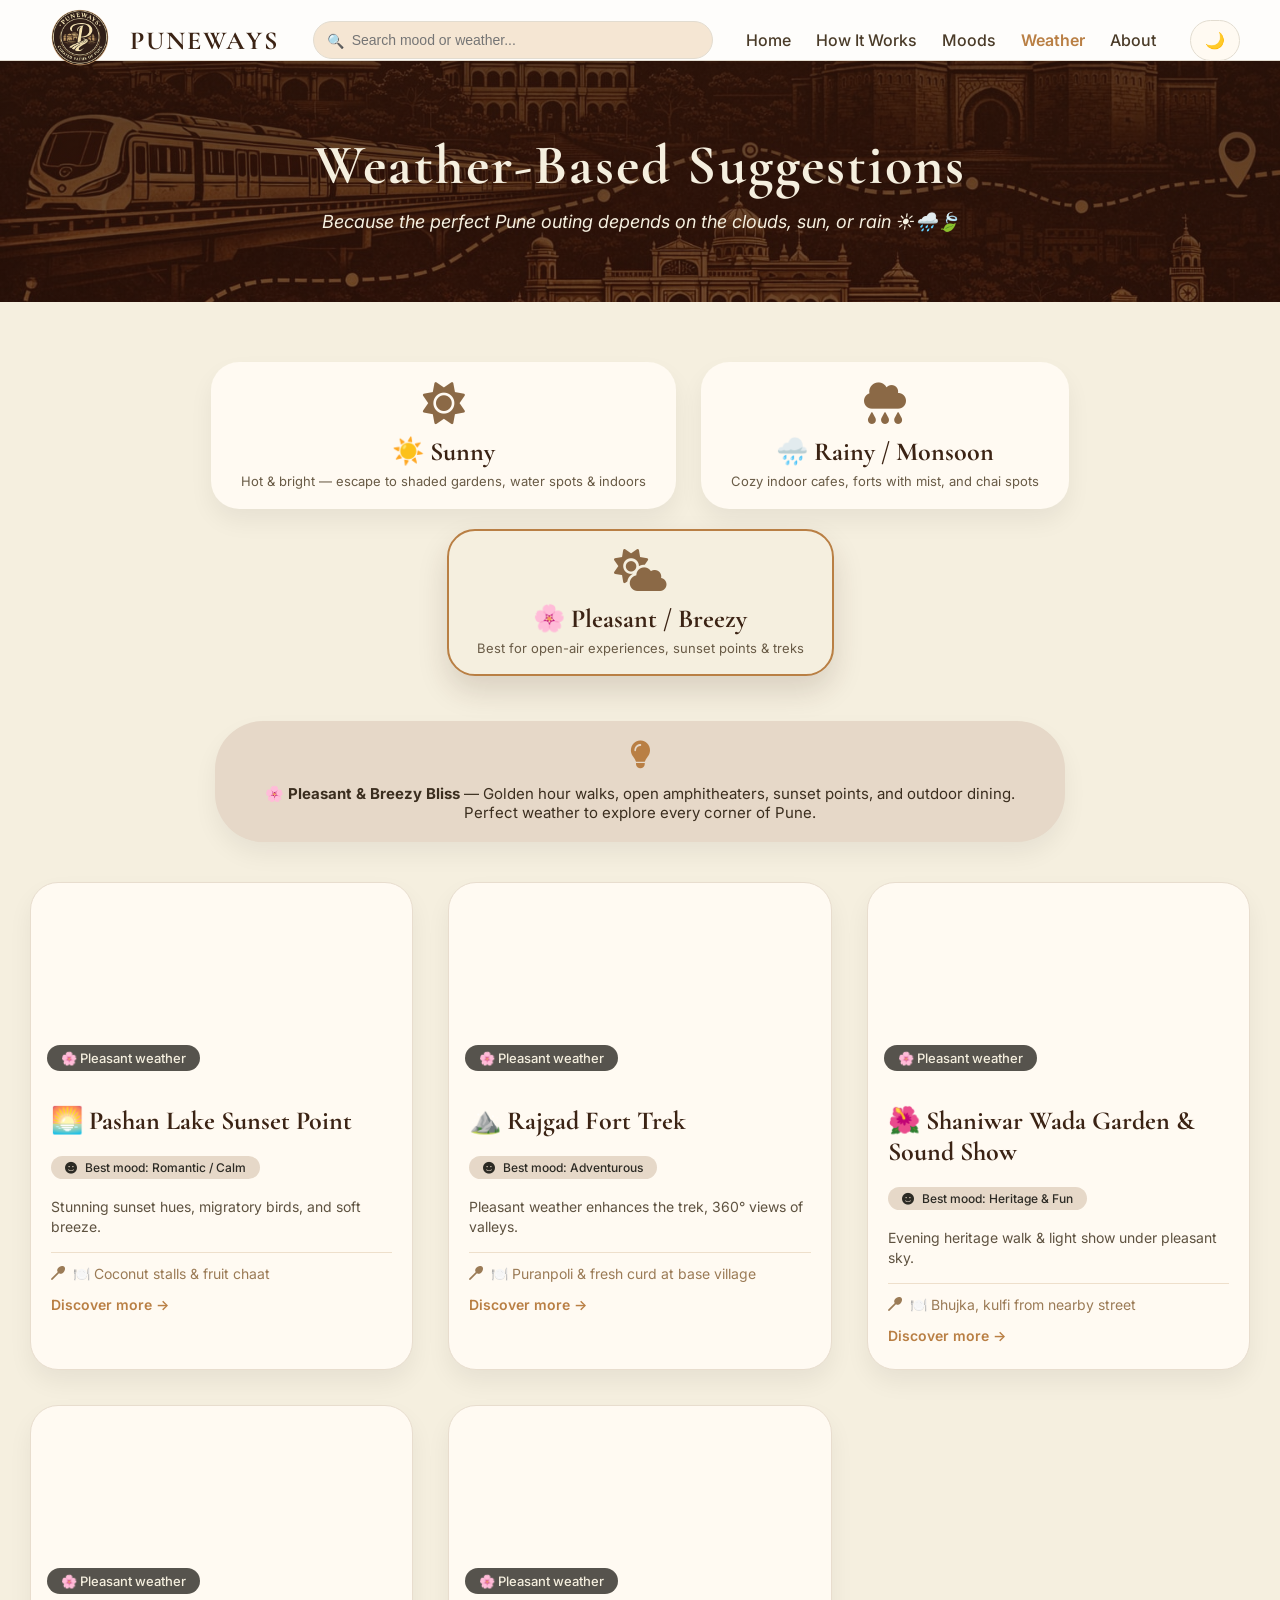
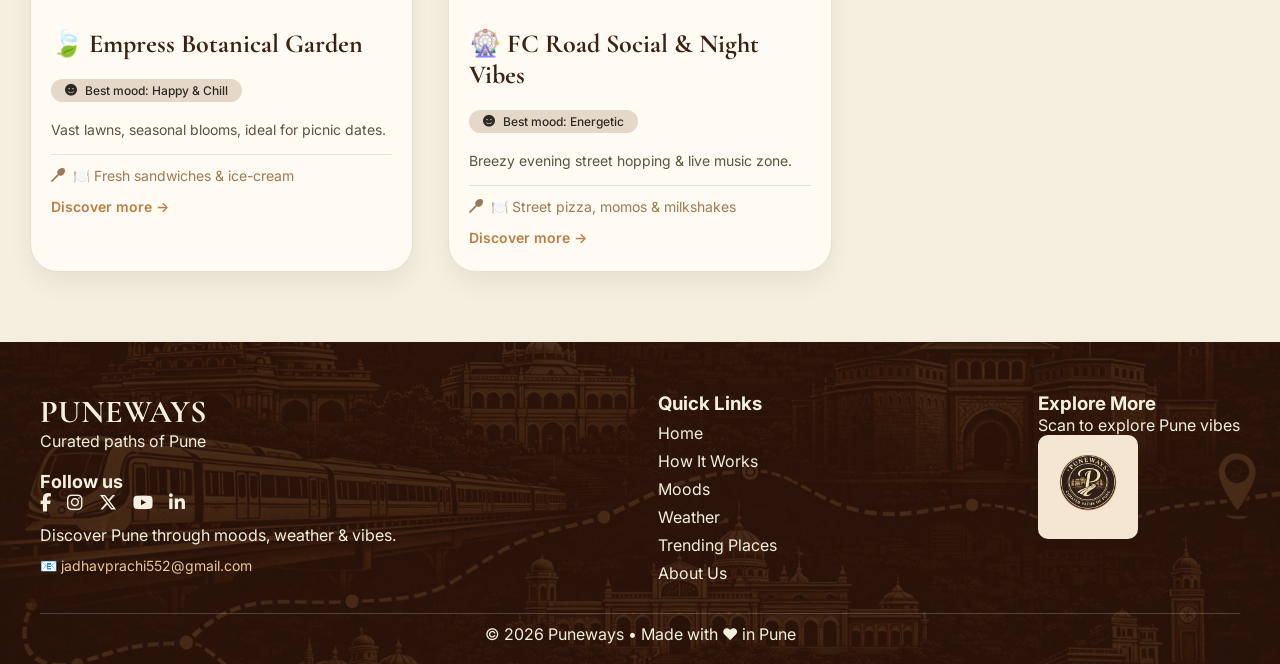
<file: Weather.html>
<!DOCTYPE html>
<html lang="en">
<head>
  <meta charset="UTF-8">
  <meta name="viewport" content="width=device-width, initial-scale=1.0">
  <title>Puneways - Weather Based Suggestions | Explore Pune by Forecast</title>

  <!-- Google Fonts & Font Awesome -->
  <link href="https://fonts.googleapis.com/css2?family=Inter&family=Cormorant+Garamond:wght@500;600;700&display=swap" rel="stylesheet">
  <link rel="stylesheet" href="https://cdnjs.cloudflare.com/ajax/libs/font-awesome/6.5.0/css/all.min.css">
  
  <style>
    /* RESET & GLOBAL - same as main site */
    * {
      margin: 0;
      padding: 0;
      box-sizing: border-box;
    }

    body {
      background: #f5efdf;
      font-family: 'Inter', sans-serif;
      color: #2c2a24;
    }

    /* NAVBAR */
    header {
      background: #ffffffdd;
      backdrop-filter: blur(10px);
      border-bottom: 1px solid #e2dcd0;
    }

    .navbar {
      display: flex;
      align-items: center;
      justify-content: space-between;
      padding: 0 40px;
      height: 60px;
      flex-wrap: wrap;
    }

    .logo-container {
      display: flex;
      align-items: center;
      gap: 10px;
    }

    .nav-logo {
      height: 80px;
    }

    .logo-text {
      font-family: 'Cormorant Garamond';
      font-size: 26px;
      letter-spacing: 2px;
      color: #3b2314;
    }

    /* SEARCH */
    .search-box {
      position: relative;
    }

    .search-wrapper {
      position: relative;
    }

    .search-icon {
      position: absolute;
      left: 14px;
      top: 50%;
      transform: translateY(-50%);
      font-size: 14px;
      color: #e6cbae;
    }

    .search-wrapper input {
      width: 400px;
      padding: 10px 18px 10px 38px;
      border-radius: 30px;
      border: 1px solid #d2b48c;
      background: #f5e6d3;
      outline: none;
      color: #3b2314;
      font-size: 14px;
      transition: 0.3s;
    }

    .search-wrapper input:focus {
      border-color: #3b2314;
      box-shadow: 0 0 10px rgba(59,35,20,0.25);
    }

    .suggestions {
      position: absolute;
      top: 45px;
      width: 100%;
      background: #f5e6d3;
      border-radius: 12px;
      box-shadow: 0 10px 25px rgba(0,0,0,0.15);
      display: none;
      overflow: hidden;
      z-index: 100;
    }

    .suggestions div {
      padding: 10px;
      cursor: pointer;
    }

    .suggestions div:hover {
      background: #e6c79c;
    }

    .nav-links {
      display: flex;
      gap: 25px;
    }

    .nav-links a {
      text-decoration: none;
      color: #4a3b28;
      font-weight: 500;
      transition: 0.2s;
    }

    .nav-links a:hover {
      color: #b97f44;
    }

    /* WEATHER HERO */
    .weather-hero {
      background: linear-gradient(rgba(40,20,10,0.75), rgba(40,20,10,0.65)), url("pune-bg.jpeg");
      background-size: cover;
      background-position: center;
      padding: 70px 20px;
      text-align: center;
      color: #f5efdf;
    }

    .weather-hero h1 {
      font-size: 56px;
      font-family: 'Cormorant Garamond', serif;
      letter-spacing: 2px;
    }

    .weather-hero p {
      font-size: 18px;
      margin-top: 12px;
      font-style: italic;
    }

    /* Weather Toggle Cards */
    .weather-selector {
      display: flex;
      flex-wrap: wrap;
      justify-content: center;
      gap: 25px;
      margin: 60px 30px 40px;
    }

    .weather-option {
      background: #e9dfce;
      border-radius: 28px;
      padding: 18px 28px;
      text-align: center;
      cursor: pointer;
      transition: all 0.25s ease;
      border: 2px solid transparent;
      min-width: 140px;
      box-shadow: 0 5px 12px rgba(0,0,0,0.05);
    }

    .weather-option i {
      font-size: 42px;
      display: block;
      margin-bottom: 12px;
      color: #8b6946;
    }

    .weather-option h3 {
      font-family: 'Cormorant Garamond', serif;
      font-size: 26px;
      margin-bottom: 6px;
      color: #3b2314;
    }

    .weather-option p {
      font-size: 13px;
      color: #695b46;
    }

    .weather-option.active {
      border-color: #b97f44;
      background: #f5efdf;
      transform: translateY(-5px);
      box-shadow: 0 15px 30px rgba(59,35,20,0.15);
    }

    .weather-option:hover {
      transform: translateY(-3px);
      background: #e2d4c2;
    }

    /* weather info banner */
    .weather-insight {
      background: #e6d8c8;
      border-radius: 48px;
      max-width: 850px;
      margin: 20px auto 40px;
      padding: 20px 35px;
      text-align: center;
      font-size: 15px;
      color: #3b2e1f;
      display: flex;
      align-items: center;
      justify-content: center;
      gap: 15px;
      flex-wrap: wrap;
    }

    .weather-insight i {
      font-size: 28px;
      color: #b97f44;
    }

    /* places grid */
    .places-grid {
      max-width: 1300px;
      margin: 20px auto 70px;
      padding: 0 30px;
      display: grid;
      grid-template-columns: repeat(auto-fill, minmax(320px, 1fr));
      gap: 35px;
    }

    .place-card {
      background: #fffaf2;
      border-radius: 28px;
      overflow: hidden;
      box-shadow: 0 12px 24px rgba(0, 0, 0, 0.06);
      transition: 0.3s ease;
      border: 1px solid #e8ddce;
    }

    .place-card:hover {
      transform: translateY(-6px);
      box-shadow: 0 20px 30px rgba(59,35,20,0.12);
    }

    .place-img {
      height: 200px;
      background-size: cover;
      background-position: center;
      position: relative;
    }

    .weather-badge {
      position: absolute;
      bottom: 12px;
      left: 16px;
      background: #2c2a24cc;
      backdrop-filter: blur(5px);
      padding: 5px 14px;
      border-radius: 40px;
      font-size: 13px;
      color: #f5efdf;
      font-weight: 500;
    }

    .place-info {
      padding: 22px 20px 24px;
    }

    .place-info h3 {
      font-family: 'Cormorant Garamond', serif;
      font-size: 26px;
      margin-bottom: 8px;
      color: #3b2314;
    }

    .place-desc {
      font-size: 14px;
      color: #5e5240;
      line-height: 1.45;
      margin: 8px 0;
    }

    .mood-match {
      display: inline-flex;
      align-items: center;
      gap: 8px;
      background: #e6d8c8;
      border-radius: 30px;
      padding: 4px 14px;
      font-size: 12px;
      margin: 12px 0 10px;
      font-weight: 500;
    }

    .food-suggestion {
      margin-top: 14px;
      border-top: 1px solid #eedfcb;
      padding-top: 12px;
      font-size: 14px;
      display: flex;
      align-items: center;
      gap: 8px;
      color: #9b7b56;
    }

    .explore-link {
      display: inline-block;
      margin-top: 14px;
      text-decoration: none;
      font-weight: 600;
      color: #b97f44;
      font-size: 14px;
    }

    /* empty state */
    .empty-state {
      text-align: center;
      padding: 60px 20px;
      background: #f5efdf;
      border-radius: 48px;
      margin: 20px;
    }

    /* FOOTER (same as homepage) */
    .footer {
      margin-top: 60px;
      background: url("pune-bg.jpeg") center/cover no-repeat;
      color: #f5efdf;
      position: relative;
    }

    .footer-overlay {
      background: rgba(40, 20, 10, 0.85);
      padding: 50px 40px 20px;
    }

    .footer-content {
      display: flex;
      justify-content: space-between;
      flex-wrap: wrap;
      gap: 40px;
    }

    .footer-left h2 {
      font-family: 'Cormorant Garamond';
      font-size: 32px;
    }

    .footer-left h3 {
      margin-top: 20px;
      font-size: 18px;
    }

    .socials a {
      display: inline-block;
      margin-right: 12px;
      font-size: 18px;
      color: #f5efdf;
      transition: 0.3s;
    }

    .socials a:hover {
      color: #e6c79c;
    }

    .footer-email {
      margin-top: 12px;
      font-size: 14px;
      color: #e6c79c;
    }

    .footer-links {
      display: flex;
      flex-direction: column;
      gap: 8px;
    }

    .footer-links a {
      text-decoration: none;
      color: #f5efdf;
    }

    .footer-links a:hover {
      color: #e6c79c;
    }

    .qr-box {
      background: #f5e6d3;
      padding: 10px;
      border-radius: 10px;
      width: 100px;
    }

    .qr-box img {
      width: 100%;
    }

    .footer-bottom {
      border-top: 1px solid rgba(255,255,255,0.2);
      margin-top: 30px;
      padding-top: 10px;
      text-align: center;
    }

    @media (max-width: 750px) {
      .navbar {
        padding: 10px 20px;
        gap: 12px;
      }
      .search-wrapper input {
        width: 240px;
      }
      .weather-option {
        padding: 12px 18px;
        min-width: 110px;
      }
      .weather-option i {
        font-size: 32px;
      }
    }
  </style>
<link rel="stylesheet" href="theme.css">
</head>
<body>

<header>
  <div class="navbar">
    <div class="logo-container">
      <img src="logo.png" class="nav-logo" alt="Puneways logo">
      <span class="logo-text"><b>PUNEWAYS</b></span>
    </div>

    <!-- SEARCH FUNCTIONALITY -->
    <div class="search-box">
      <div class="search-wrapper">
        <span class="search-icon">🔍</span>
        <input type="text" id="searchInput" placeholder="Search mood or weather..." onfocus="showSuggestions()" onkeyup="filterSuggestions()">
      </div>
      <div class="suggestions" id="suggestionsBox">
        <div onclick="selectOption('romantic')">🌇 Romantic</div>
        <div onclick="selectOption('chill')">☕ Chill</div>
        <div onclick="selectOption('rainy')">🌧️ Rainy / Monsoon</div>
        <div onclick="selectOption('adventure')">⛰️ Adventure</div>
        <div onclick="selectOption('sunny')">☀️ Sunny day</div>
        <div onclick="selectOption('pleasant')">🌸 Pleasant weather</div>
      </div>
    </div>

    <div class="nav-links">
      <a href="index.html">Home</a>
      <a href="How_It_Works.html">How It Works</a>
      <a href="Mood.html">Moods</a>
      <a href="Weather.html" style="color:#b97f44; font-weight:600;">Weather</a>
      <a href="about.html">About</a>
    </div>
    <button id="themeToggle" class="theme-toggle" aria-label="Toggle dark mode">🌙</button>
  </div>
</header>

<!-- Weather hero -->
<section class="weather-hero">
  <h1>Weather-Based Suggestions</h1>
  <p>Because the perfect Pune outing depends on the clouds, sun, or rain ☀️🌧️🍃</p>
</section>

<!-- Weather condition selector -->
<div class="weather-selector">
  <div class="weather-option" data-weather="sunny">
    <i class="fas fa-sun"></i>
    <h3>☀️ Sunny</h3>
    <p>Hot & bright — escape to shaded gardens, water spots & indoors</p>
  </div>
  <div class="weather-option" data-weather="rainy">
    <i class="fas fa-cloud-rain"></i>
    <h3>🌧️ Rainy / Monsoon</h3>
    <p>Cozy indoor cafes, forts with mist, and chai spots</p>
  </div>
  <div class="weather-option" data-weather="pleasant">
    <i class="fas fa-cloud-sun"></i>
    <h3>🌸 Pleasant / Breezy</h3>
    <p>Best for open-air experiences, sunset points & treks</p>
  </div>
</div>

<!-- Dynamic weather insight banner -->
<div id="weatherInsightBanner" class="weather-insight">
  <i class="fas fa-lightbulb"></i>
  <span id="insightText">Select a weather condition to get curated Pune recommendations!</span>
</div>

<!-- Places grid (dynamic content via JS) -->
<div id="placesContainer" class="places-grid">
  <!-- JS will fill dynamic cards based on weather selection -->
  <div class="empty-state">✨ Tap on Sunny, Rainy or Pleasant to discover weather-matched places ✨</div>
</div>

<!-- FOOTER same as original -->
<footer class="footer">
  <div class="footer-overlay">
    <div class="footer-content">
      <div class="footer-left">
        <h2>PUNEWAYS</h2>
        <p>Curated paths of Pune</p>
        <h3>Follow us</h3>
        <div class="socials">
          <a href="#"><i class="fab fa-facebook-f"></i></a>
          <a href="#"><i class="fab fa-instagram"></i></a>
          <a href="#"><i class="fab fa-x-twitter"></i></a>
          <a href="#"><i class="fab fa-youtube"></i></a>
          <a href="#"><i class="fab fa-linkedin-in"></i></a>
        </div>
        <p class="footer-desc" style="margin-top: 12px;">Discover Pune through moods, weather & vibes.</p>
        <p class="footer-email">📧 jadhavprachi552@gmail.com</p>
      </div>
      <div class="footer-links">
        <h3>Quick Links</h3>
        <a href="index.html">Home</a>
        <a href="How_It_Works.html">How It Works</a>
        <a href="Mood.html">Moods</a>
        <a href="Weather.html">Weather</a>
        <a href="#">Trending Places</a>
        <a href="#">About Us</a>
      </div>
      <div class="footer-right">
        <h3>Explore More</h3>
        <p>Scan to explore Pune vibes</p>
        <div class="qr-box"><img src="logo.png" alt="QR"></div>
      </div>
    </div>
    <div class="footer-bottom"><p>© 2026 Puneways • Made with ❤️ in Pune</p></div>
  </div>
</footer>

<script>
  // ---------- WEATHER DATABASE: sunny, rainy, pleasant places with mood tags & nearby food ----------
  const weatherData = {
    sunny: {
      title: "☀️ Sunny Day Specials",
      insight: "Bright sunshine? Head to breezy lakesides, indoor heritage museums, and tree-shaded gardens. Stay cool with refreshing eats!",
      places: [
        { name: "🌳 Osho Teerth Gardens", desc: "Lush zen gardens with water bodies & ample shade — perfect escape from heat.", mood: "Calm", food: "Nearby: 'The Art of Living Cafe' with cold coffee & salads", img: "https://images.pexels.com/photos/2387873/pexels-photo-2387873.jpeg?auto=compress&cs=tinysrgb&w=600" },
        { name: "🏛️ Raja Dinkar Kelkar Museum", desc: "Indoor cultural treasure, cool interiors & rare artifacts.", mood: "Curious/Calm", food: "Chilled buttermilk & snacks at 'Vaishali'", img: "https://images.pexels.com/photos/258117/pexels-photo-258117.jpeg?auto=compress&cs=tinysrgb&w=600" },
        { name: "💦 Khadakwasla Dam Backwaters", desc: "Gentle breeze, shaded spots & water views even on hot days.", mood: "Peaceful / Happy", food: "Ice golas, tender coconut water", img: "https://tse1.mm.bing.net/th/id/OIP.qWT9-SMZR8HZr0JbW4U5owHaE8?rs=1&pid=ImgDetMain" },
        { name: "🏞️ Mulshi Lake & Resort", desc: "Lakefront lounging with cool wind, perfect for sunny afternoons.", mood: "Relaxed", food: "Poolside cafe & lemon slush", img: "https://images.pexels.com/photos/1770809/pexels-photo-1770809.jpeg?auto=compress&cs=tinysrgb&w=600" }
      ]
    },
    rainy: {
      title: "🌧️ Magical Monsoon Hideouts",
      insight: "Rainy days call for steaming chai, misty forts, cozy indoor corners, and aromatic cafes. Embrace the pitter-patter!",
      places: [
        { name: "☕ Vohuman Cafe", desc: "Classic Irani chai, brun maska with window-side rain views.", mood: "Nostalgic / Cozy", food: "Bun maska & omelette — ultimate rainy comfort", img: "https://images.pexels.com/photos/312418/pexels-photo-312418.jpeg?auto=compress&cs=tinysrgb&w=600" },
        { name: "🏰 Sinhagad Fort in Monsoon", desc: "Misty trek, lush green slopes, and hot bhaji at the top.", mood: "Adventurous & Dreamy", food: "Garlic chutney, corn pakoda, cutting chai", img: "https://tse2.mm.bing.net/th/id/OIP.98iFde8fGzfLeXos85gHXAHaE8?rs=1&pid=ImgDetMain" },
        { name: "🎨 Raja Dinkar Kelkar Museum", desc: "Rainy afternoons well spent indoors exploring artifacts.", mood: "Cultural / Chill", food: "Nearby: Marz-o-rin's hot chocolate", img: "https://images.pexels.com/photos/208736/pexels-photo-208736.jpeg?auto=compress&cs=tinysrgb&w=600" },
        { name: "🌿 Pavana River View (Lonavla side)", desc: "Misty waterfalls and cool breeze – just 1 hr from Pune.", mood: "Romantic/Adventure", food: "Maggi point, bhutta & chai", img: "https://images.pexels.com/photos/27802554/pexels-photo-27802554/free-photo-of-panoramic-view-of-mountains-from-lion-point.jpeg?auto=compress&cs=tinysrgb&w=600" }
      ]
    },
    pleasant: {
      title: "🌸 Pleasant & Breezy Bliss",
      insight: "Golden hour walks, open amphitheaters, sunset points, and outdoor dining. Perfect weather to explore every corner of Pune.",
      places: [
        { name: "🌅 Pashan Lake Sunset Point", desc: "Stunning sunset hues, migratory birds, and soft breeze.", mood: "Romantic / Calm", food: "Coconut stalls & fruit chaat", img: "https://images.pexels.com/photos/262978/pexels-photo-262978.jpeg?auto=compress&cs=tinysrgb&w=600" },
        { name: "⛰️ Rajgad Fort Trek", desc: "Pleasant weather enhances the trek, 360° views of valleys.", mood: "Adventurous", food: "Puranpoli & fresh curd at base village", img: "https://tse3.mm.bing.net/th/id/OIP.kx1hBg4IfvZx05n8Y3wXkwHaFj?rs=1&pid=ImgDetMain" },
        { name: "🌺 Shaniwar Wada Garden & Sound Show", desc: "Evening heritage walk & light show under pleasant sky.", mood: "Heritage & Fun", food: "Bhujka, kulfi from nearby street", img: "https://tse4.mm.bing.net/th/id/OIP.kS7d5HyKw63_CF2_VW5-0gHaE8?rs=1&pid=ImgDetMain" },
        { name: "🍃 Empress Botanical Garden", desc: "Vast lawns, seasonal blooms, ideal for picnic dates.", mood: "Happy & Chill", food: "Fresh sandwiches & ice-cream", img: "https://images.pexels.com/photos/235734/pexels-photo-235734.jpeg?auto=compress&cs=tinysrgb&w=600" },
        { name: "🎡 FC Road Social & Night Vibes", desc: "Breezy evening street hopping & live music zone.", mood: "Energetic", food: "Street pizza, momos & milkshakes", img: "https://tse4.mm.bing.net/th/id/OIP.v6Thul1NhPpqrLR1o8Rj2gHaE8?rs=1&pid=ImgDetMain" }
      ]
    }
  };

  // DOM elements
  const weatherOptions = document.querySelectorAll('.weather-option');
  const placesContainer = document.getElementById('placesContainer');
  const insightTextSpan = document.getElementById('insightText');
  const insightBanner = document.getElementById('weatherInsightBanner');

  // function to generate place cards dynamically
  function renderWeatherPlaces(weatherType) {
    const data = weatherData[weatherType];
    if (!data) return;

    // update insight banner
    insightTextSpan.innerHTML = `<strong>${data.title}</strong> — ${data.insight}`;
    
    // generate cards HTML
    let cardsHTML = '';
    data.places.forEach(place => {
      cardsHTML += `
        <div class="place-card">
          <div class="place-img" style="background-image: url('${place.img}'); background-size:cover; background-position:center;">
            <div class="weather-badge">${weatherType === 'sunny' ? '☀️ Sun-friendly' : weatherType === 'rainy' ? '🌧️ Rain-friendly' : '🌸 Pleasant weather'}</div>
          </div>
          <div class="place-info">
            <h3>${place.name}</h3>
            <div class="mood-match"><i class="fas fa-smile"></i> Best mood: ${place.mood}</div>
            <p class="place-desc">${place.desc}</p>
            <div class="food-suggestion"><i class="fas fa-utensil-spoon"></i> 🍽️ ${place.food}</div>
            <a href="#" class="explore-link">Discover more →</a>
          </div>
        </div>
      `;
    });
    placesContainer.innerHTML = cardsHTML;
  }

  // Set active weather & update
  function setActiveWeather(weatherKey) {
    weatherOptions.forEach(opt => {
      const w = opt.getAttribute('data-weather');
      if (w === weatherKey) {
        opt.classList.add('active');
      } else {
        opt.classList.remove('active');
      }
    });
    renderWeatherPlaces(weatherKey);
  }

  // Add event listeners to weather buttons
  weatherOptions.forEach(opt => {
    opt.addEventListener('click', () => {
      const weatherVal = opt.getAttribute('data-weather');
      setActiveWeather(weatherVal);
    });
  });

  // default: load pleasant weather on page load (most balanced)
  setActiveWeather('pleasant');

  // ----- Existing search utils (same as original pages) ------
  function showSuggestions() {
    document.getElementById('suggestionsBox').style.display = 'block';
  }
  function filterSuggestions() {
    let input = document.getElementById('searchInput').value.toLowerCase();
    let options = document.querySelectorAll('#suggestionsBox div');
    options.forEach(opt => {
      let text = opt.innerText.toLowerCase();
      opt.style.display = text.includes(input) ? 'block' : 'none';
    });
  }
  function selectOption(value) {
    document.getElementById('searchInput').value = value;
    document.getElementById('suggestionsBox').style.display = 'none';
    // if the search is weather-related, we can also auto-show the matching weather tab? For simplicity: open google search as original but also maybe adapt
    if(value.toLowerCase().includes('sunny')) setActiveWeather('sunny');
    else if(value.toLowerCase().includes('rainy') || value.toLowerCase().includes('monsoon')) setActiveWeather('rainy');
    else if(value.toLowerCase().includes('pleasant')) setActiveWeather('pleasant');
    else window.open('https://www.google.com/search?q=' + encodeURIComponent(value + ' places in Pune weather based'), '_blank');
  }
  document.addEventListener('click', function(e) {
    let searchBox = document.querySelector('.search-box');
    if (searchBox && !searchBox.contains(e.target)) {
      let suggestions = document.getElementById('suggestionsBox');
      if (suggestions) suggestions.style.display = 'none';
    }
  });
  window.addEventListener('load', () => {
    if(document.getElementById('suggestionsBox')) document.getElementById('suggestionsBox').style.display = 'none';
  });
</script>
<script src="theme.js"></script>
</body>
</html>
</file>
<file: theme.css>
:root {
  --bg: #f5efdf;
  --surface: #fffaf2;
  --surface-strong: #ffffffdd;
  --text: #2c2a24;
  --text-muted: #4a3b28;
  --text-soft: #5e5240;
  --border: #e2dcd0;
  --border-soft: #ede3d1;
  --accent: #b97f44;
  --accent-soft: #e6c79c;
  --search-bg: #f5e6d3;
  --control-bg: #e9dfce;
  --footer-overlay: rgba(40, 20, 10, 0.85);
  --input-text: #3b2314;
  --card-shadow: 0 12px 24px rgba(0, 0, 0, 0.06);
}

body {
  background: var(--bg);
  color: var(--text);
}

header {
  position: sticky;
  top: 0;
  z-index: 1000;
  background: var(--surface-strong);
  border-bottom-color: var(--border);
}

.nav-links a {
  color: var(--text-muted);
}

.search-wrapper input {
  background: var(--search-bg);
  color: var(--input-text);
  border-color: var(--border);
}

.suggestions {
  background: var(--bg);
  border-color: var(--border);
}

.trend-card,
.step-card,
.place-card,
.card,
.weather-option,
.insight-box,
.empty-state,
.comment-box,
.about-hero,
.weather-insight,
.footer .footer-overlay {
  box-shadow: var(--card-shadow);
}

.trend-card,
.step-card,
.place-card,
.card,
.weather-option,
.insight-box,
.empty-state,
.comment-box {
  background: var(--surface);
}

.theme-toggle {
  border: 1px solid var(--border);
  border-radius: 999px;
  padding: 10px 14px;
  background: var(--surface);
  color: var(--text);
  font-size: 16px;
  cursor: pointer;
  transition: all 0.25s ease;
}

.theme-toggle:hover {
  transform: translateY(-1px);
  background: var(--accent-soft);
}

footer a,
.footer-links a,
.theme-toggle {
  transition: color 0.25s ease, background 0.25s ease, border-color 0.25s ease;
}

.dark-theme {
  --bg: #0d121a;
  --surface: #141b26;
  --surface-strong: rgba(10, 15, 24, 0.95);
  --text: #ebeff5;
  --text-muted: #c5cedb;
  --text-soft: #9bb0ca;
  --border: #253146;
  --border-soft: #2b3b55;
  --accent: #f0b254;
  --accent-soft: #3f5371;
  --search-bg: #172135;
  --control-bg: #162236;
  --footer-overlay: rgba(6, 10, 18, 0.92);
  --input-text: #f4f7fb;
  --card-shadow: 0 16px 34px rgba(0, 0, 0, 0.45);
}

.dark-theme body {
  background: var(--bg);
  color: var(--text);
}

.dark-theme header {
  background: var(--surface-strong);
  border-bottom-color: var(--border);
}

.dark-theme .nav-links a {
  color: var(--text);
}

.dark-theme .search-wrapper input {
  background: var(--search-bg);
  color: var(--input-text);
  border-color: var(--border);
}

.dark-theme .suggestions {
  background: var(--surface);
  border-color: var(--border);
}

.dark-theme .search-icon,
.dark-theme .logo-text,
.dark-theme .section-title,
.dark-theme .section-subtitle,
.dark-theme .place-info h3,
.dark-theme .step-card h3,
.dark-theme .footer-left h2,
.dark-theme .footer-left h3,
.dark-theme .footer-email,
.dark-theme .footer-links h3,
.dark-theme .why-card h2,
.dark-theme .why-card p,
.dark-theme .cta-banner h2,
.dark-theme .cta-btn,
.dark-theme .cta-btn-outline,
.dark-theme .mini-card p {
  color: var(--text);
}

.dark-theme .why-section {
  background: #0d121a;
}

.dark-theme .why-card {
  background: var(--surface);
  border-color: var(--border);
}

.dark-theme .cta-banner {
  background: linear-gradient(135deg, #132035 0%, #1c2b43 100%);
}

.dark-theme .cta-btn {
  background: var(--accent);
  color: #0d121a;
}

.dark-theme .cta-btn-outline {
  background: transparent;
  border-color: var(--accent);
  color: var(--text);
}

.dark-theme .cta-btn-outline:hover {
  background: var(--accent);
  color: #0d121a;
}

.dark-theme .insight-item {
  background: var(--surface);
  border-color: var(--border);
}

.dark-theme .insight-item h4,
.dark-theme .insight-item p,
.dark-theme .step-card p,
.dark-theme .step-number,
.dark-theme .step-card i {
  color: var(--text);
}

.dark-theme .trend-card,
.dark-theme .step-card,
.dark-theme .place-card,
.dark-theme .card,
.dark-theme .weather-option,
.dark-theme .insight-box,
.dark-theme .empty-state,
.dark-theme .comment-box {
  background: var(--surface);
  border-color: var(--border);
}

.dark-theme .trend-card,
.dark-theme .step-card,
.dark-theme .place-card,
.dark-theme .card,
.dark-theme .weather-option,
.dark-theme .insight-box,
.dark-theme .empty-state,
.dark-theme .comment-box,
.dark-theme .footer-overlay {
  box-shadow: var(--card-shadow);
}

.dark-theme .weather-option.active {
  border-color: var(--accent);
  background: #1d2a3b;
}

.dark-theme .weather-option h3,
.dark-theme .weather-option p {
  color: var(--text);
}

.dark-theme .mood-btn {
  background: var(--control-bg);
  color: var(--text);
  border-color: var(--border);
}

.dark-theme .mood-btn.active,
.dark-theme .mood-btn:hover {
  background: #1c2a44;
  color: #f5e1a0;
}

.dark-theme .explore-btn {
  background: var(--accent);
  color: #151b24;
}

.dark-theme .explore-link,
.dark-theme .footer-links a,
.dark-theme .socials a,
.dark-theme .weather-tag,
.dark-theme .food-suggestion,
.dark-theme .mood-match {
  color: var(--text);
}

.dark-theme .weather-tag {
  background: var(--control-bg);
  border: 1px solid var(--border);
}

.dark-theme .weather-badge {
  background: var(--surface-strong);
  color: var(--text);
  border: 1px solid var(--border);
}

.dark-theme .mood-match {
  background: var(--control-bg);
  color: var(--text);
  border: 1px solid var(--border);
}

.dark-theme .insight-box {
  background: var(--surface);
  box-shadow: 0 8px 20px rgba(0, 0, 0, 0.3);
}

.dark-theme .insight-box h2,
.dark-theme .insight-box p {
  color: var(--text);
}

.dark-theme .insight-item {
  background: #0d1420;
  border-color: var(--border);
}

.dark-theme .insight-item h4,
.dark-theme .insight-item p,
.dark-theme .insight-item i {
  color: var(--text);
}

.dark-theme .insight-item i {
  color: var(--accent);
}

.dark-theme .behind-scenes-card {
  background: var(--surface);
  box-shadow: 0 6px 14px rgba(0, 0, 0, 0.3);
}

.dark-theme .behind-scenes-card h3,
.dark-theme .behind-scenes-card p {
  color: var(--text);
}

.dark-theme .behind-scenes-card i {
  color: var(--accent);
}

.dark-theme .clarity-section {
  background: var(--surface);
}

.dark-theme .clarity-section h2,
.dark-theme .clarity-section p {
  color: var(--text);
}

.dark-theme .clarity-tags span {
  background: #1d2a3b;
  color: var(--text);
  border: 1px solid var(--border);
}

.dark-theme .clarity-section i {
  color: #7a8fa3;
}

.dark-theme .footer .footer-overlay {
  background: var(--footer-overlay);
}

.dark-theme .footer-links a:hover,
.dark-theme .socials a:hover {
  color: var(--accent);
}

.dark-theme .theme-toggle {
  background: #192435;
  color: #f6f8fc;
  border-color: var(--border);
}

.dark-theme .theme-toggle:hover {
  background: #27334c;
}

@media (max-width: 760px) {
  .theme-toggle {
    margin-top: 10px;
  }
}
</file>
